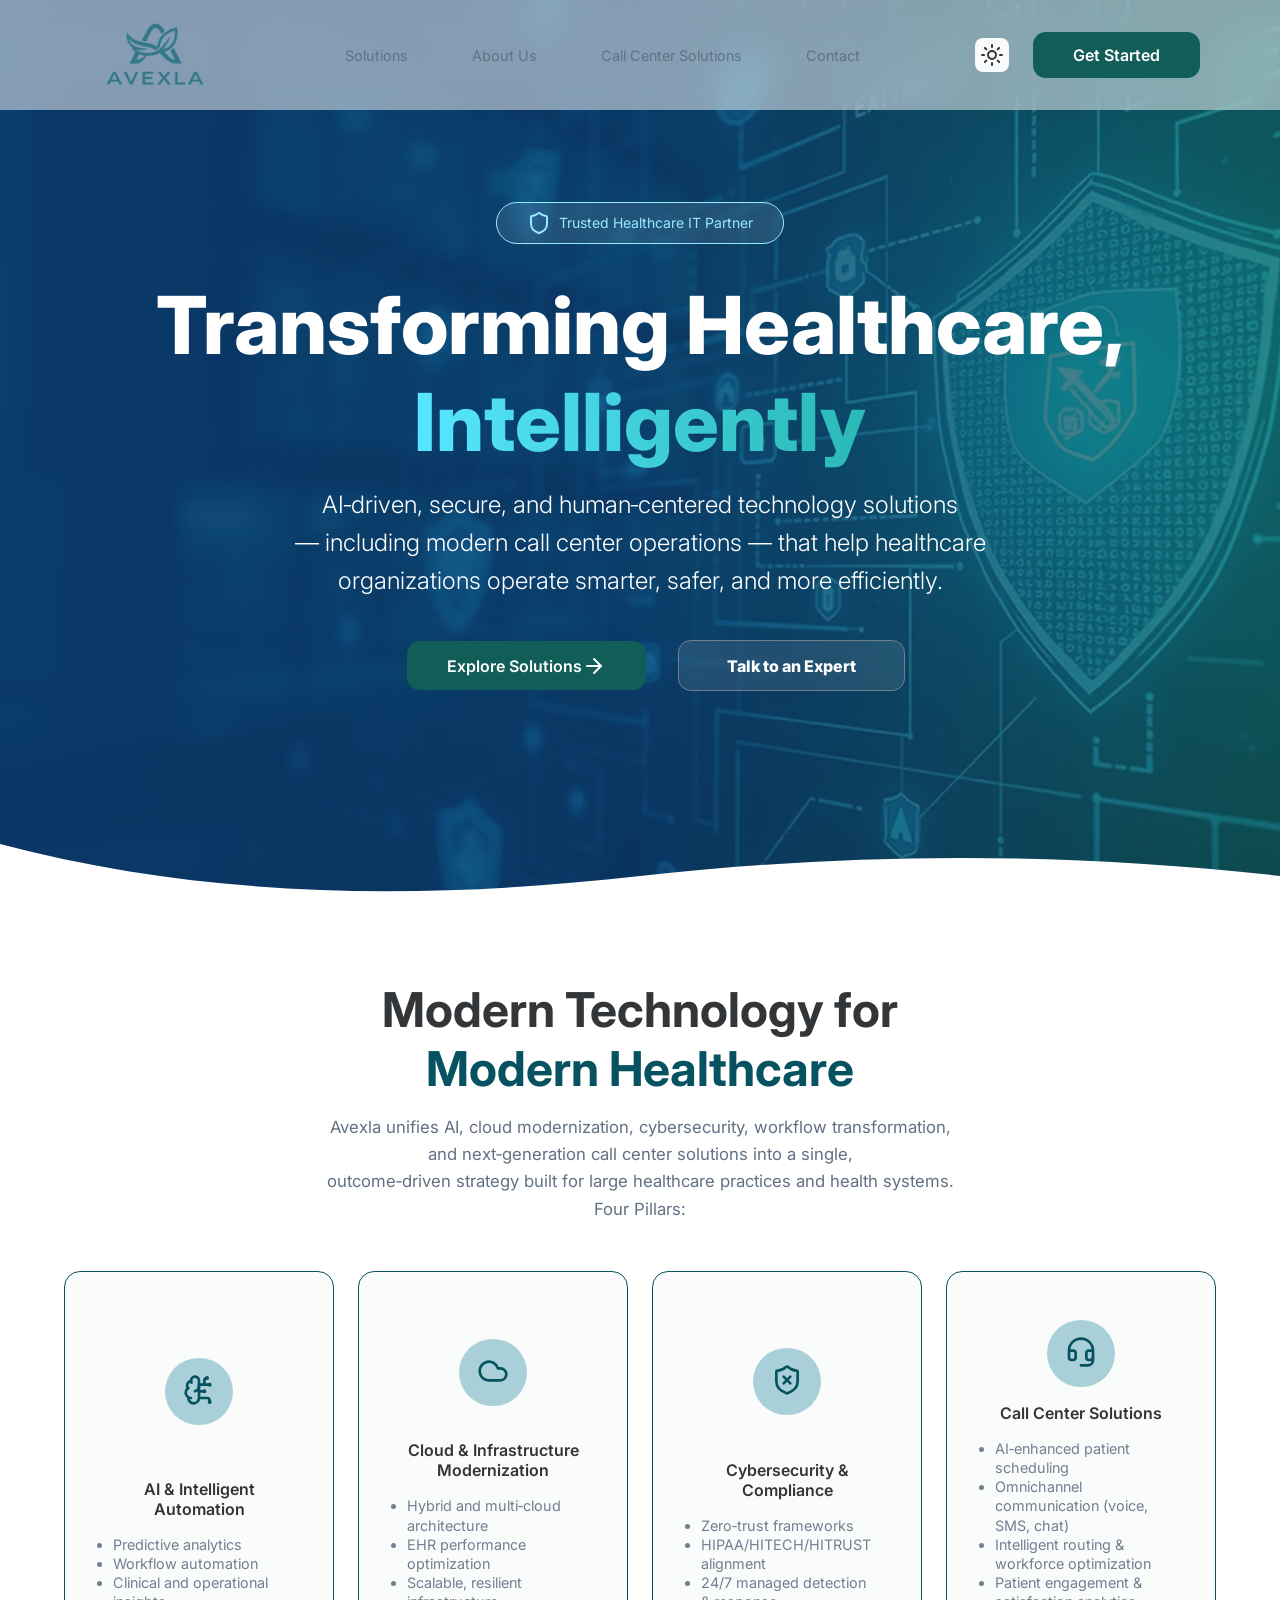
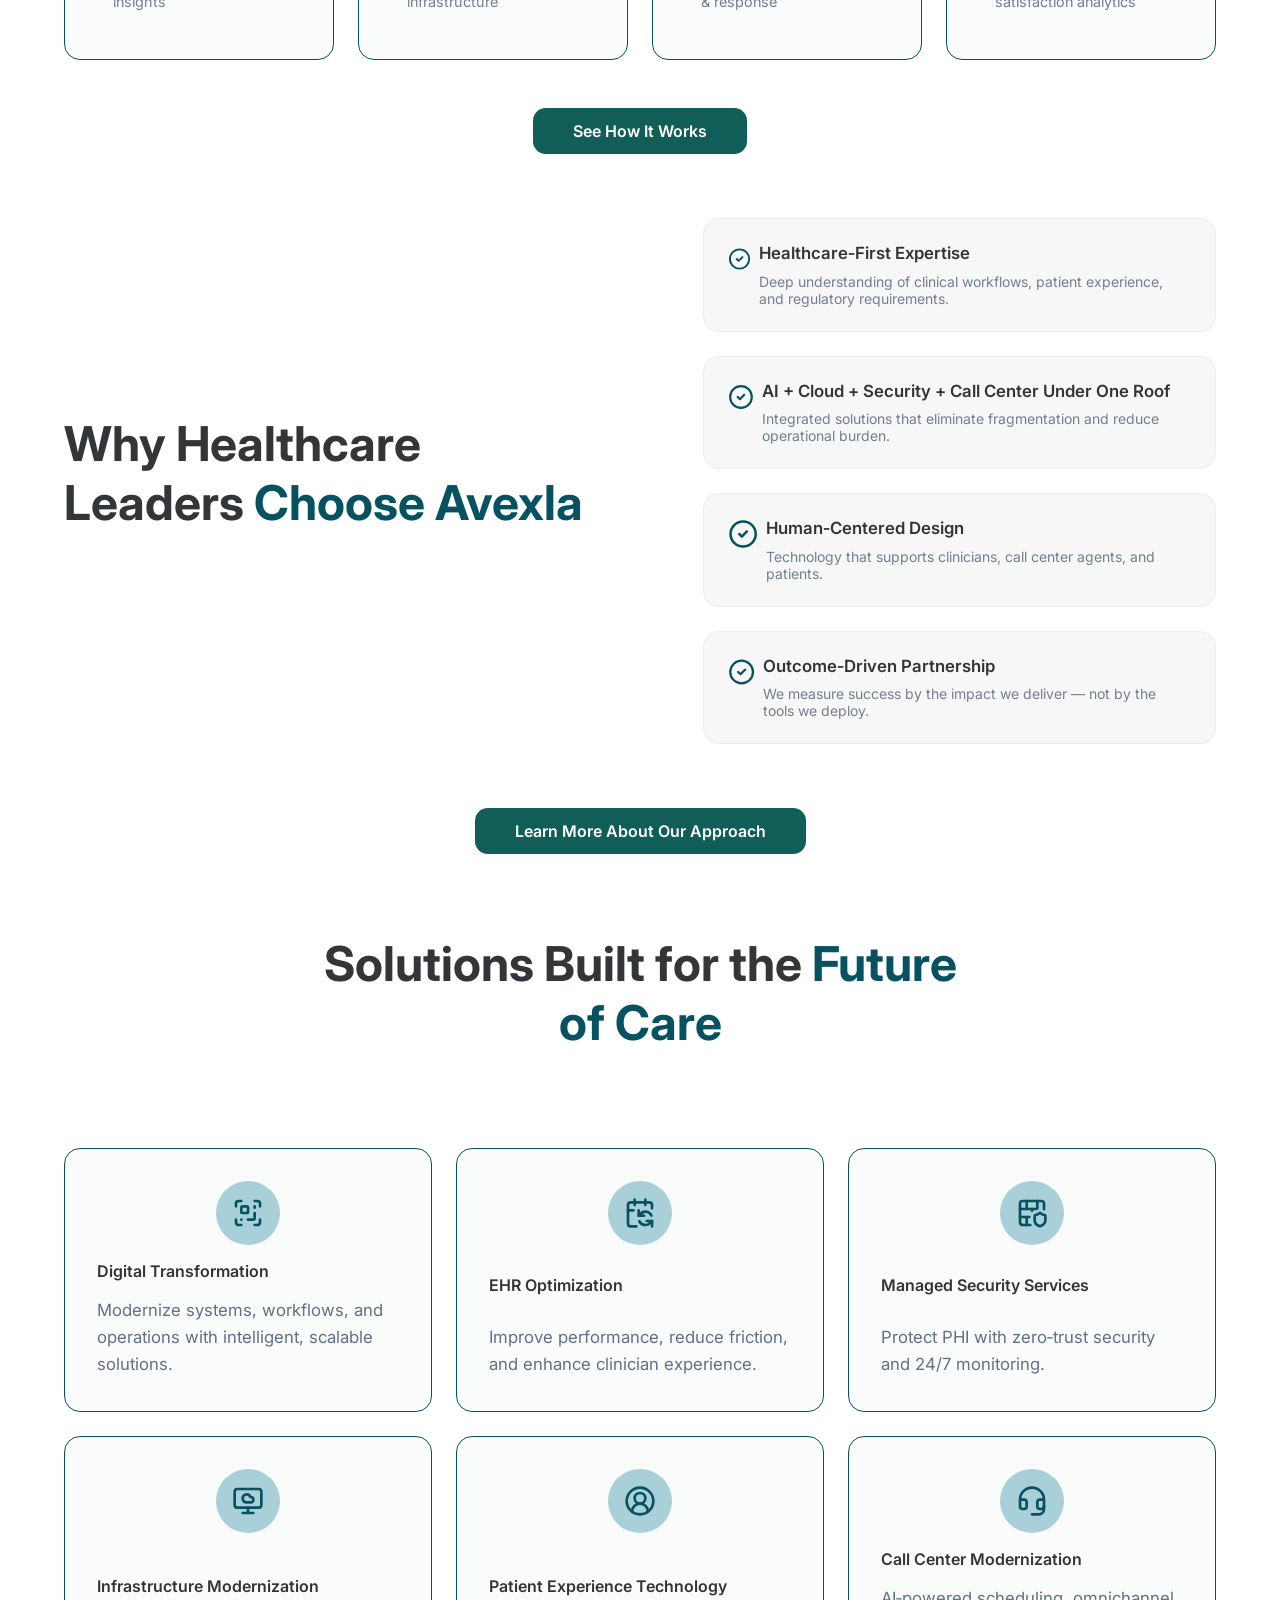
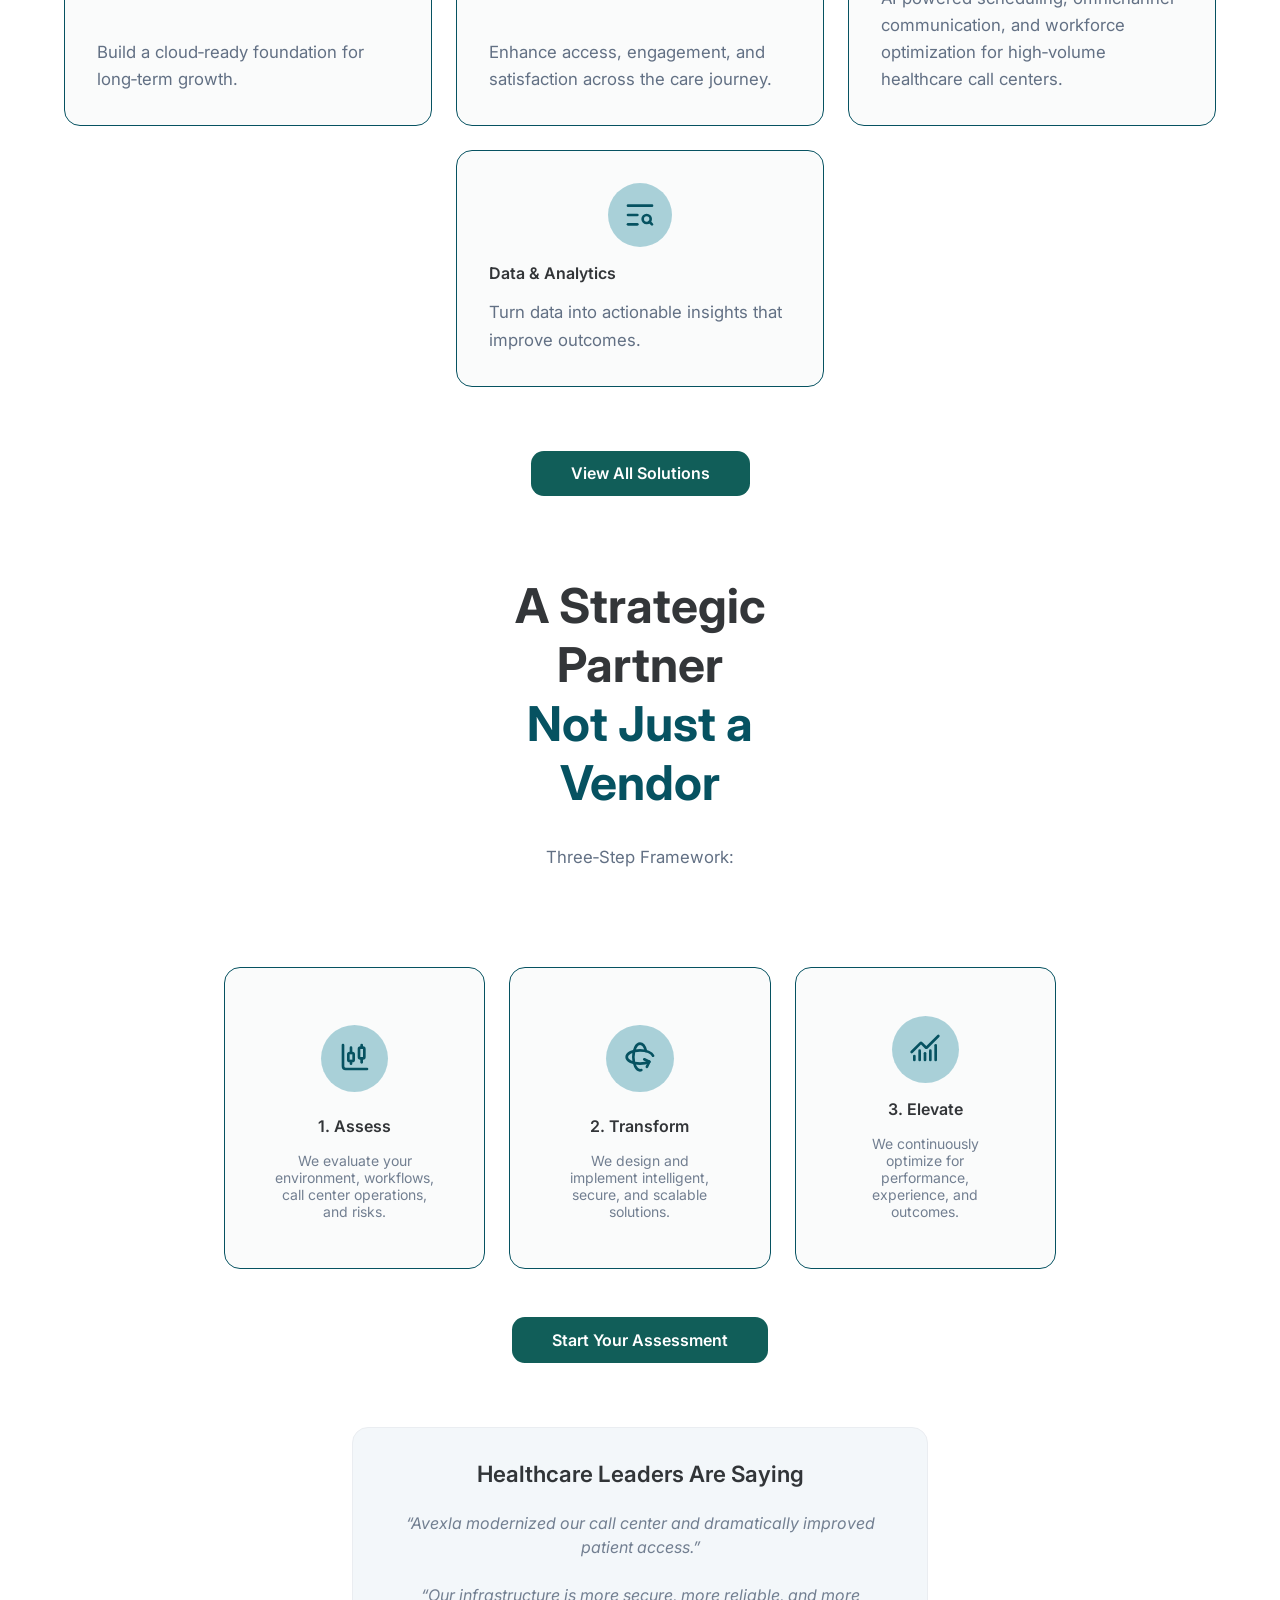
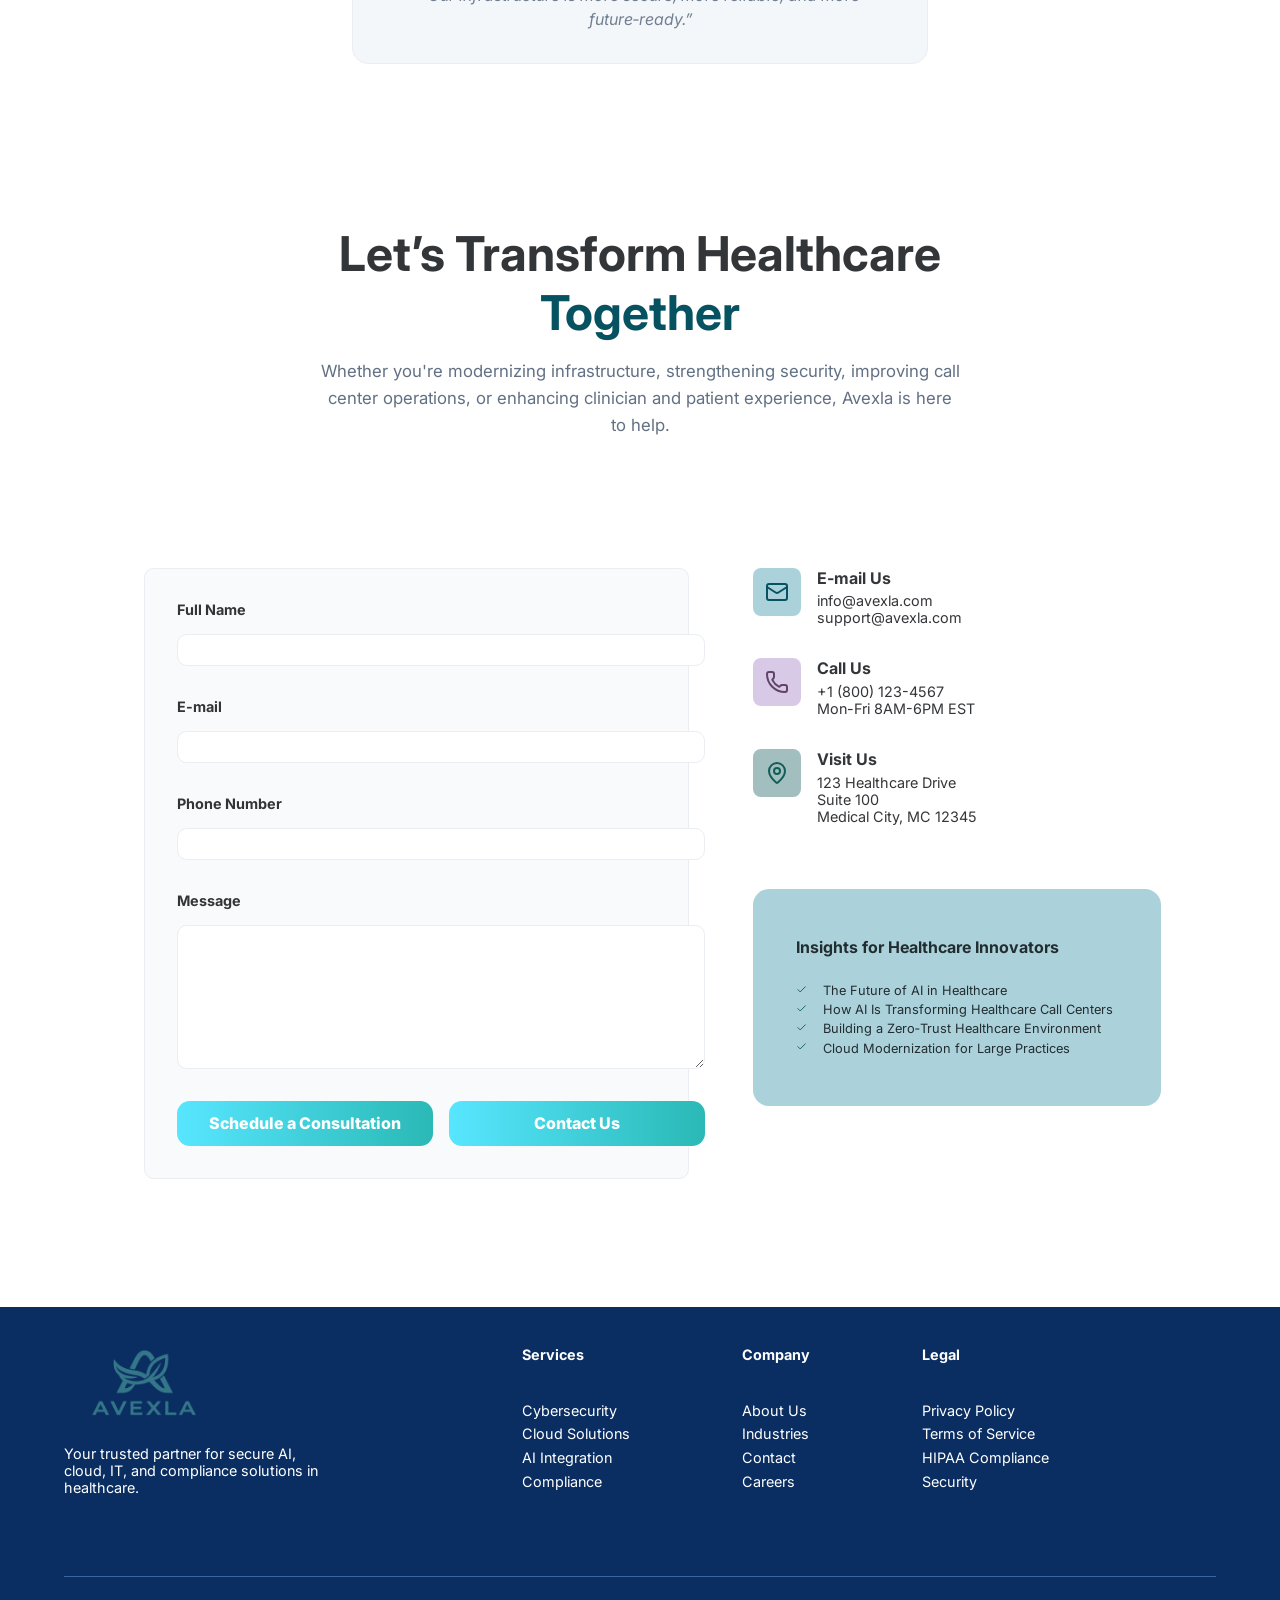
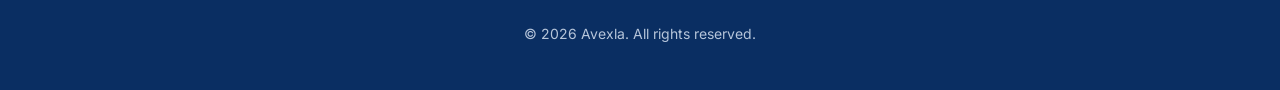
<file: index.html>
<!DOCTYPE html>
<html lang="en">

<head>
    <meta charset="UTF-8">
    <meta name="viewport" content="width=device-width, initial-scale=1.0">
    <link href="https://fonts.googleapis.com/css2?family=Inter:wght@400;500;600;700;800&display=swap" rel="stylesheet">
    <link rel="stylesheet" href="style.css">
    <title>AVEXLA</title>
</head>

<body data-theme="light">
    <header>
        <div id="logo">
            <a href="https://www.avexla.netlify.app"><img
                    src="./assets/LOGO.png" width="150"
                    alt="AVEXLA LOGO"></a>
        </div>

        <nav>
            <ul>
                <li><a href="./solutions.html">Solutions</a></li>
                <li><a href="./about.html">About Us</a></li>
                <li><a href="./callcenter.html">Call Center Solutions</a></li>
                <li><a href="./contact.html">Contact</a></li>
            </ul>
        </nav>
        <div id="mobile-menu" class="mobile-nav">
            <button class="close-menu" id="close-menu">&times;</button>
            <ul>
                <li><a href="./solutions.html">Solutions</a></li>
                <li><a href="./about.html">About Us</a></li>
                <li><a href="./callcenter.html">Call Center Solutions</a></li>
                <li><a href="./contact.html">Contact</a></li>
            </ul>
        </div>
        <div id="nav-buttons">
            <button class="theme-toggle">
                <!-- sun icon -->
                <svg class="icon-sun" xmlns="http://www.w3.org/2000/svg" width="24" height="24" viewBox="0 0 24 24"
                    fill="none" stroke="currentColor" stroke-width="2" stroke-linecap="round" stroke-linejoin="round"
                    class="lucide lucide-sun-icon lucide-sun">
                    <circle cx="12" cy="12" r="4" />
                    <path d="M12 2v2" />
                    <path d="M12 20v2" />
                    <path d="m4.93 4.93 1.41 1.41" />
                    <path d="m17.66 17.66 1.41 1.41" />
                    <path d="M2 12h2" />
                    <path d="M20 12h2" />
                    <path d="m6.34 17.66-1.41 1.41" />
                    <path d="m19.07 4.93-1.41 1.41" />
                </svg>
                <!-- moon icon -->
                <svg class="icon-moon" xmlns="http://www.w3.org/2000/svg" width="24" height="24" viewBox="0 0 24 24"
                    fill="none" stroke="currentColor" stroke-width="2" stroke-linecap="round" stroke-linejoin="round"
                    class="lucide lucide-moon-icon lucide-moon">
                    <path
                        d="M20.985 12.486a9 9 0 1 1-9.473-9.472c.405-.022.617.46.402.803a6 6 0 0 0 8.268 8.268c.344-.215.825-.004.803.401" />l
                </svg>
            <button class="menu-toggle">☰</button>
            </button>
            <button class="primary-button">
                Get Started
            </button>
        </div>
    </header>
    <section id="banner">
        <p class="banner-content credential"> <svg xmlns="http://www.w3.org/2000/svg" width="24px" height="24px"
                viewBox="0 0 24 24" fill="none" stroke="currentColor" stroke-width="2" stroke-linecap="round"
                stroke-linejoin="round" class="lucide lucide-shield-icon lucide-shield">
                <path
                    d="M20 13c0 5-3.5 7.5-7.66 8.95a1 1 0 0 1-.67-.01C7.5 20.5 4 18 4 13V6a1 1 0 0 1 1-1c2 0 4.5-1.2 6.24-2.72a1.17 1.17 0 0 1 1.52 0C14.51 3.81 17 5 19 5a1 1 0 0 1 1 1z" />
            </svg>Trusted Healthcare IT Partner</p>
        <h1 class="banner-content" id="main-title">Transforming Healthcare,<br>
            <span>Intelligently </span>
        </h1>
        <h3 class="banner-content" id="banner-content-text">AI‑driven, secure, and human‑centered technology solutions
            <br>— including modern
            call center operations —
            that help healthcare organizations operate smarter, safer, and more efficiently.</h3>
        <div class="banner-buttons">
            <button class="banner-content" id="schedule-button">Explore Solutions <svg
                    xmlns="http://www.w3.org/2000/svg" width="24" height="24" viewBox="0 0 24 24" fill="none"
                    stroke="currentColor" stroke-width="2" stroke-linecap="round" stroke-linejoin="round"
                    class="lucide lucide-arrow-right-icon lucide-arrow-right">
                    <path d="M5 12h14" />
                    <path d="m12 5 7 7-7 7" />
                </svg></button>
            <button class="banner-content secondary-button">Talk to an Expert</button>
        </div>
        <!-- WAVE -->
        <svg class="banner-wave" viewBox="0 0 1440 120" preserveAspectRatio="none">
            <path d="M0,64 C240,120 480,120 720,96 960,72 1200,72 1440,96 L1440,120 L0,120 Z" fill="#ffffff" />
        </svg>
    </section>
    <main>
        <section class="text-container" id="about">
            <h2>Modern Technology for<br><span>Modern Healthcare</span></h2>
            <p>Avexla unifies AI, cloud modernization, cybersecurity, workflow transformation, <br>and next‑generation
                call
                center solutions into a single, <br>outcome‑driven strategy built for large healthcare practices and
                health systems.<br>
                Four Pillars:</p>
        </section>
        <section class="cards-container">
            <div class="card">
                <div class="icon-container">
                    <svg class="blue-icon" xmlns="http://www.w3.org/2000/svg" width="24" height="24" viewBox="0 0 24 24"
                        fill="none" stroke="currentColor" stroke-width="2" stroke-linecap="round"
                        stroke-linejoin="round" class="lucide lucide-brain-circuit-icon lucide-brain-circuit">
                        <path
                            d="M12 5a3 3 0 1 0-5.997.125 4 4 0 0 0-2.526 5.77 4 4 0 0 0 .556 6.588A4 4 0 1 0 12 18Z" />
                        <path d="M9 13a4.5 4.5 0 0 0 3-4" />
                        <path d="M6.003 5.125A3 3 0 0 0 6.401 6.5" />
                        <path d="M3.477 10.896a4 4 0 0 1 .585-.396" />
                        <path d="M6 18a4 4 0 0 1-1.967-.516" />
                        <path d="M12 13h4" />
                        <path d="M12 18h6a2 2 0 0 1 2 2v1" />
                        <path d="M12 8h8" />
                        <path d="M16 8V5a2 2 0 0 1 2-2" />
                        <circle cx="16" cy="13" r=".5" />
                        <circle cx="18" cy="3" r=".5" />
                        <circle cx="20" cy="21" r=".5" />
                        <circle cx="20" cy="8" r=".5" />
                    </svg>
                </div>
                <h5>AI & Intelligent <br>Automation</h5>
                <ul>
                    <li>Predictive analytics</li>
                    <li>Workflow automation</li>
                    <li>Clinical and operational insights</li>
                </ul>
            </div>
            <div class="card">
                <div class="icon-container">
                    <svg class="blue-icon" xmlns="http://www.w3.org/2000/svg" width="24" height="24" viewBox="0 0 24 24"
                        fill="none" stroke="currentColor" stroke-width="2" stroke-linecap="round"
                        stroke-linejoin="round" class="lucide lucide-cloud-icon lucide-cloud">
                        <path d="M17.5 19H9a7 7 0 1 1 6.71-9h1.79a4.5 4.5 0 1 1 0 9Z" />
                    </svg>
                </div>
                <h5>Cloud & Infrastructure Modernization</h5>
                <ul>
                    <li>Hybrid and multi‑cloud architecture</li>
                    <li>EHR performance optimization</li>
                    <li>Scalable, resilient infrastructure</li>
                </ul>
            </div>
            <div class="card">
                <div class="icon-container">
                    <svg class="blue-icon" xmlns="http://www.w3.org/2000/svg" width="24" height="24" viewBox="0 0 24 24"
                        fill="none" stroke="currentColor" stroke-width="2" stroke-linecap="round"
                        stroke-linejoin="round" class="lucide lucide-shield-x-icon lucide-shield-x">
                        <path
                            d="M20 13c0 5-3.5 7.5-7.66 8.95a1 1 0 0 1-.67-.01C7.5 20.5 4 18 4 13V6a1 1 0 0 1 1-1c2 0 4.5-1.2 6.24-2.72a1.17 1.17 0 0 1 1.52 0C14.51 3.81 17 5 19 5a1 1 0 0 1 1 1z" />
                        <path d="m14.5 9.5-5 5" />
                        <path d="m9.5 9.5 5 5" />
                    </svg>
                </div>
                <h5>Cybersecurity & Compliance</h5>
                <ul>
                    <li>Zero‑trust frameworks</li>
                    <li>HIPAA/HITECH/HITRUST alignment</li>
                    <li>24/7 managed detection & response</li>
                </ul>
            </div>
            <div class="card">
                <div class="icon-container">
                    <svg class="blue-icon" xmlns="http://www.w3.org/2000/svg" width="24" height="24" viewBox="0 0 24 24"
                        fill="none" stroke="currentColor" stroke-width="2" stroke-linecap="round"
                        stroke-linejoin="round" class="lucide lucide-headset-icon lucide-headset">
                        <path
                            d="M3 11h3a2 2 0 0 1 2 2v3a2 2 0 0 1-2 2H5a2 2 0 0 1-2-2v-5Zm0 0a9 9 0 1 1 18 0m0 0v5a2 2 0 0 1-2 2h-1a2 2 0 0 1-2-2v-3a2 2 0 0 1 2-2h3Z" />
                        <path d="M21 16v2a4 4 0 0 1-4 4h-5" />
                    </svg>
                </div>
                <h5>Call Center Solutions</h5>
                <ul>
                    <li>AI‑enhanced patient scheduling</li>
                    <li>Omnichannel communication (voice, SMS, chat)</li>
                    <li>Intelligent routing & workforce optimization</li>
                    <li>Patient engagement & satisfaction analytics</li>
                </ul>
            </div>
        </section>
        <div>
            <button class="primary-button">See How It Works</button>
        </div>
        <section class="reasons-why">
            <div id="why">
                <h2>Why Healthcare Leaders <span>Choose Avexla</span></h2>
            </div>
            <div id="reasons">
                <ul>
                    <div class="list">
                        <svg class="reasons-icon" xmlns="http://www.w3.org/2000/svg" width="24" height="24"
                            viewBox="0 0 24 24" fill="none" stroke="currentColor" stroke-width="2"
                            stroke-linecap="round" stroke-linejoin="round"
                            class="lucide lucide-circle-check-icon lucide-circle-check">
                            <circle cx="12" cy="12" r="10" />
                            <path d="m9 12 2 2 4-4" />
                        </svg>
                        <li>
                            <h6>Healthcare‑First Expertise</h6>
                            <p>Deep understanding of clinical workflows, patient experience, and regulatory
                                requirements.</p>
                        </li>
                    </div>
                    <div class="list">
                        <svg class="reasons-icon" xmlns="http://www.w3.org/2000/svg" width="24" height="24"
                            viewBox="0 0 24 24" fill="none" stroke="currentColor" stroke-width="2"
                            stroke-linecap="round" stroke-linejoin="round"
                            class="lucide lucide-circle-check-icon lucide-circle-check">
                            <circle cx="12" cy="12" r="10" />
                            <path d="m9 12 2 2 4-4" />
                        </svg>
                        <li>
                            <h6>AI + Cloud + Security + Call Center Under One Roof</h6>
                            <p>Integrated solutions that eliminate fragmentation and reduce operational burden.</p>
                        </li>
                    </div>
                    <div class="list">
                        <svg class="reasons-icon" xmlns="http://www.w3.org/2000/svg" width="24" height="24"
                            viewBox="0 0 24 24" fill="none" stroke="currentColor" stroke-width="2"
                            stroke-linecap="round" stroke-linejoin="round"
                            class="lucide lucide-circle-check-icon lucide-circle-check">
                            <circle cx="12" cy="12" r="10" />
                            <path d="m9 12 2 2 4-4" />
                        </svg>
                        <li>
                            <h6>Human‑Centered Design</h6>
                            <p>Technology that supports clinicians, call center agents, and patients.</p>
                        </li>
                    </div>
                    <div class="list">
                        <svg class="reasons-icon" xmlns="http://www.w3.org/2000/svg" width="24" height="24"
                            viewBox="0 0 24 24" fill="none" stroke="currentColor" stroke-width="2"
                            stroke-linecap="round" stroke-linejoin="round"
                            class="lucide lucide-circle-check-icon lucide-circle-check">
                            <circle cx="12" cy="12" r="10" />
                            <path d="m9 12 2 2 4-4" />
                        </svg>
                        <li>
                            <h6>Outcome‑Driven Partnership</h6>
                            <p>We measure success by the impact we deliver — not by the tools we deploy.</p>
                        </li>
                    </div>
                </ul>
            </div>
        </section>
        <div>
            <button class="primary-button">Learn More About Our Approach</button>
        </div>
        <section id="solutions">
            <div class="text-container">
                <h2>Solutions Built for the <span>Future of Care</span></h2>
                <!-- <p>Vendor-agnostic services tailored to maximize your healthcare organization's IT capabilities</p> -->
            </div>
            <div class="cards2-container">
                <div class="card2">
                    <div class="icon-container-start-alignment">
                        <svg class="blue-icon" xmlns="http://www.w3.org/2000/svg" width="24" height="24"
                            viewBox="0 0 24 24" fill="none" stroke="currentColor" stroke-width="2"
                            stroke-linecap="round" stroke-linejoin="round"
                            class="lucide lucide-scan-qr-code-icon lucide-scan-qr-code">
                            <path d="M17 12v4a1 1 0 0 1-1 1h-4" />
                            <path d="M17 3h2a2 2 0 0 1 2 2v2" />
                            <path d="M17 8V7" />
                            <path d="M21 17v2a2 2 0 0 1-2 2h-2" />
                            <path d="M3 7V5a2 2 0 0 1 2-2h2" />
                            <path d="M7 17h.01" />
                            <path d="M7 21H5a2 2 0 0 1-2-2v-2" />
                            <rect x="7" y="7" width="5" height="5" rx="1" />
                        </svg>
                    </div>
                    <h5>Digital Transformation</h5>
                    <p>Modernize systems, workflows, and operations with intelligent, scalable solutions.</p>
                </div>
                <div class="card2">
                    <div class="icon-container-start-alignment">
                        <svg class="blue-icon" xmlns="http://www.w3.org/2000/svg" width="24" height="24"
                            viewBox="0 0 24 24" fill="none" stroke="currentColor" stroke-width="2"
                            stroke-linecap="round" stroke-linejoin="round"
                            class="lucide lucide-calendar-sync-icon lucide-calendar-sync">
                            <path d="M11 10v4h4" />
                            <path d="m11 14 1.535-1.605a5 5 0 0 1 8 1.5" />
                            <path d="M16 2v4" />
                            <path d="m21 18-1.535 1.605a5 5 0 0 1-8-1.5" />
                            <path d="M21 22v-4h-4" />
                            <path d="M21 8.5V6a2 2 0 0 0-2-2H5a2 2 0 0 0-2 2v14a2 2 0 0 0 2 2h4.3" />
                            <path d="M3 10h4" />
                            <path d="M8 2v4" />
                        </svg>
                    </div>
                    <h5>EHR Optimization</h5>
                    <p>Improve performance, reduce friction, and enhance clinician experience.</p>
                </div>
                <div class="card2">
                    <div class="icon-container-start-alignment">
                        <svg class="blue-icon" xmlns="http://www.w3.org/2000/svg" width="24" height="24"
                            viewBox="0 0 24 24" fill="none" stroke="currentColor" stroke-width="2"
                            stroke-linecap="round" stroke-linejoin="round"
                            class="lucide lucide-brick-wall-shield-icon lucide-brick-wall-shield">
                            <path d="M12 9v1.258" />
                            <path d="M16 3v5.46" />
                            <path d="M21 9.118V5a2 2 0 0 0-2-2H5a2 2 0 0 0-2 2v14a2 2 0 0 0 2 2h5.75" />
                            <path
                                d="M22 17.5c0 2.499-1.75 3.749-3.83 4.474a.5.5 0 0 1-.335-.005c-2.085-.72-3.835-1.97-3.835-4.47V14a.5.5 0 0 1 .5-.499c1 0 2.25-.6 3.12-1.36a.6.6 0 0 1 .76-.001c.875.765 2.12 1.36 3.12 1.36a.5.5 0 0 1 .5.5z" />
                            <path d="M3 15h7" />
                            <path d="M3 9h12.142" />
                            <path d="M8 15v6" />
                            <path d="M8 3v6" />
                        </svg>
                    </div>
                    <h5>Managed Security Services</h5>
                    <p>Protect PHI with zero‑trust security and 24/7 monitoring.</p>
                </div>
                <div class="card2">
                    <div class="icon-container-start-alignment">
                        <svg class="blue-icon" xmlns="http://www.w3.org/2000/svg" width="24" height="24"
                            viewBox="0 0 24 24" fill="none" stroke="currentColor" stroke-width="2"
                            stroke-linecap="round" stroke-linejoin="round"
                            class="lucide lucide-monitor-cloud-icon lucide-monitor-cloud">
                            <path d="M11 13a3 3 0 1 1 2.83-4H14a2 2 0 0 1 0 4z" />
                            <path d="M12 17v4" />
                            <path d="M8 21h8" />
                            <rect x="2" y="3" width="20" height="14" rx="2" />
                        </svg>
                    </div>
                    <h5>Infrastructure Modernization</h5>
                    <p>Build a cloud‑ready foundation for long‑term growth.</p>
                </div>
                <div class="card2">
                    <div class="icon-container-start-alignment">
                        <svg class="blue-icon" xmlns="http://www.w3.org/2000/svg" width="24" height="24"
                            viewBox="0 0 24 24" fill="none" stroke="currentColor" stroke-width="2"
                            stroke-linecap="round" stroke-linejoin="round"
                            class="lucide lucide-circle-user-round-icon lucide-circle-user-round">
                            <path d="M18 20a6 6 0 0 0-12 0" />
                            <circle cx="12" cy="10" r="4" />
                            <circle cx="12" cy="12" r="10" />
                        </svg>
                    </div>
                    <h5>Patient Experience Technology</h5>
                    <p>Enhance access, engagement, and satisfaction across the care journey.</p>
                </div>
                <div class="card2">
                    <div class="icon-container-start-alignment">
                        <svg class="blue-icon" xmlns="http://www.w3.org/2000/svg" width="24" height="24"
                            viewBox="0 0 24 24" fill="none" stroke="currentColor" stroke-width="2"
                            stroke-linecap="round" stroke-linejoin="round"
                            class="lucide lucide-headset-icon lucide-headset">
                            <path
                                d="M3 11h3a2 2 0 0 1 2 2v3a2 2 0 0 1-2 2H5a2 2 0 0 1-2-2v-5Zm0 0a9 9 0 1 1 18 0m0 0v5a2 2 0 0 1-2 2h-1a2 2 0 0 1-2-2v-3a2 2 0 0 1 2-2h3Z" />
                            <path d="M21 16v2a4 4 0 0 1-4 4h-5" />
                        </svg>
                    </div>
                    <h5>Call Center Modernization</h5>
                    <p>AI‑powered scheduling, omnichannel communication, and workforce optimization for high‑volume
                        healthcare call centers.</p>
                </div>
                <div class="card2">
                    <div class="icon-container-start-alignment">
                        <svg class="blue-icon" xmlns="http://www.w3.org/2000/svg" width="24" height="24"
                            viewBox="0 0 24 24" fill="none" stroke="currentColor" stroke-width="2"
                            stroke-linecap="round" stroke-linejoin="round"
                            class="lucide lucide-text-search-icon lucide-text-search">
                            <path d="M21 5H3" />
                            <path d="M10 12H3" />
                            <path d="M10 19H3" />
                            <circle cx="17" cy="15" r="3" />
                            <path d="m21 19-1.9-1.9" />
                        </svg>
                    </div>
                    <h5>Data & Analytics</h5>
                    <p>Turn data into actionable insights that improve outcomes.</p>
                </div>
            </div>
            <button class="primary-button">View All Solutions</button>
        </section>
        <section class="text-container" id="focus">
            <h2>A Strategic Partner <span>Not Just a Vendor</span></h2>
            <p>Three‑Step Framework:</p>
        </section>
        <section class="cards3-container">
            <div class="card">
                <div class="blue-icon-container">
                    <svg class="blue-icon" xmlns="http://www.w3.org/2000/svg" width="24" height="24" viewBox="0 0 24 24"
                        fill="none" stroke="currentColor" stroke-width="2" stroke-linecap="round"
                        stroke-linejoin="round" class="lucide lucide-chart-candlestick-icon lucide-chart-candlestick">
                        <path d="M9 5v4" />
                        <rect width="4" height="6" x="7" y="9" rx="1" />
                        <path d="M9 15v2" />
                        <path d="M17 3v2" />
                        <rect width="4" height="8" x="15" y="5" rx="1" />
                        <path d="M17 13v3" />
                        <path d="M3 3v16a2 2 0 0 0 2 2h16" />
                    </svg>
                </div>
                <h5>1. Assess</h5>
                <p>We evaluate your environment, workflows, call center operations, and risks.</p>
            </div>
            <div class="card">
                <div class="blue-icon-container">
                    <svg class="blue-icon" xmlns="http://www.w3.org/2000/svg" width="24" height="24" viewBox="0 0 24 24"
                        fill="none" stroke="currentColor" stroke-width="2" stroke-linecap="round"
                        stroke-linejoin="round" class="lucide lucide-rotate3d-icon lucide-rotate-3d">
                        <path
                            d="M16.466 7.5C15.643 4.237 13.952 2 12 2 9.239 2 7 6.477 7 12s2.239 10 5 10c.342 0 .677-.069 1-.2" />
                        <path d="m15.194 13.707 3.814 1.86-1.86 3.814" />
                        <path
                            d="M19 15.57c-1.804.885-4.274 1.43-7 1.43-5.523 0-10-2.239-10-5s4.477-5 10-5c4.838 0 8.873 1.718 9.8 4" />
                    </svg>
                </div>
                <h5>2. Transform</h5>
                <p>We design and implement intelligent, secure, and scalable solutions.</p>
            </div>
            <div class="card">
                <div class="blue-icon-container">
                    <svg class="blue-icon" xmlns="http://www.w3.org/2000/svg" width="24" height="24" viewBox="0 0 24 24"
                        fill="none" stroke="currentColor" stroke-width="2" stroke-linecap="round"
                        stroke-linejoin="round"
                        class="lucide lucide-chart-no-axes-combined-icon lucide-chart-no-axes-combined">
                        <path d="M12 16v5" />
                        <path d="M16 14v7" />
                        <path d="M20 10v11" />
                        <path d="m22 3-8.646 8.646a.5.5 0 0 1-.708 0L9.354 8.354a.5.5 0 0 0-.707 0L2 15" />
                        <path d="M4 18v3" />
                        <path d="M8 14v7" />
                    </svg>
                </div>
                <h5>3. Elevate</h5>
                <p>We continuously optimize for performance, experience, and outcomes.</p>
            </div>
        </section>
        <button class="primary-button">Start Your Assessment</button>
        <section class="testimonials">
            <div>
                <h4>Healthcare Leaders Are Saying</h4>
                <p><em>“Avexla modernized our call center and dramatically improved patient access.”</em></p>
                <p><em>“Our infrastructure is more secure, more reliable, and more future‑ready.”</em></p>
            </div>
        </section>
        <section class="form-title">
            <div>
                <h2>Let’s Transform Healthcare <span>Together</span></h2>
                <p>Whether you're modernizing infrastructure, strengthening security, improving call center operations,
                    or enhancing clinician and patient experience, Avexla is here to help.</p>
            </div>
        </section>
        <section class="form-area">
            <section class="form-container">
                <form action="/submit-page" method="POST">
                    <div class="input">
                        <label for="name">Full Name</label>
                        <input type="text" class="blank" id="name" name="user_name" required>
                    </div>
                    <div class="input">
                        <label for="mail">E-mail</label>
                        <input type="e-mail" class="blank" id="mail" name="user_mail">
                    </div>
                    <div class="input">
                        <label for="phone">Phone Number</label>
                        <input type="tel" class="blank" id="phone-number" name="phone_number" pattern="[0-9]{10,11}"
                            title="Digite um número de telefone válido (apenas números)">
                    </div>
                    <div class="input">
                        <label for="msg">Message</label>
                        <textarea id="msg-blank" name="user_message"></textarea>
                    </div>
                    <div class="form-button">
                        <button type="submit">Schedule a Consultation</button>
                        <button class="secondary-button">Contact Us</button>
                    </div>
                </form>
            </section>
            <aside>
                <ul class="contact">
                    <li>
                        <div id="mail-icon">
                            <svg class="blue-icon" xmlns="http://www.w3.org/2000/svg" width="24" height="24"
                                viewBox="0 0 24 24" fill="none" stroke="currentColor" stroke-width="2"
                                stroke-linecap="round" stroke-linejoin="round"
                                class="lucide lucide-mail-icon lucide-mail">
                                <path d="m22 7-8.991 5.727a2 2 0 0 1-2.009 0L2 7" />
                                <rect x="2" y="4" width="20" height="16" rx="2" />
                            </svg>
                        </div>
                        <div>
                            <h6>E-mail Us</h6>
                            <p>info@avexla.com <br>
                                support@avexla.com</p>
                        </div>
                    </li>
                    <li>
                        <div id="phone-icon">
                            <svg class="purple-icon" xmlns="http://www.w3.org/2000/svg" width="24" height="24"
                                viewBox="0 0 24 24" fill="none" stroke="currentColor" stroke-width="2"
                                stroke-linecap="round" stroke-linejoin="round"
                                class="lucide lucide-phone-icon lucide-phone">
                                <path
                                    d="M13.832 16.568a1 1 0 0 0 1.213-.303l.355-.465A2 2 0 0 1 17 15h3a2 2 0 0 1 2 2v3a2 2 0 0 1-2 2A18 18 0 0 1 2 4a2 2 0 0 1 2-2h3a2 2 0 0 1 2 2v3a2 2 0 0 1-.8 1.6l-.468.351a1 1 0 0 0-.292 1.233 14 14 0 0 0 6.392 6.384" />
                            </svg>
                        </div>
                        <div>
                            <h6>Call Us</h6>
                            <p>+1 (800) 123-4567 <br>
                                Mon-Fri 8AM-6PM EST</p>
                        </div>
                    </li>
                    <li>
                        <div id="pin-icon">
                            <svg class="green-icon" xmlns="http://www.w3.org/2000/svg" width="24" height="24"
                                viewBox="0 0 24 24" fill="none" stroke="currentColor" stroke-width="2"
                                stroke-linecap="round" stroke-linejoin="round"
                                class="lucide lucide-map-pin-icon lucide-map-pin">
                                <path
                                    d="M20 10c0 4.993-5.539 10.193-7.399 11.799a1 1 0 0 1-1.202 0C9.539 20.193 4 14.993 4 10a8 8 0 0 1 16 0" />
                                <circle cx="12" cy="10" r="3" />
                            </svg>
                        </div>
                        <div>
                            <h6>Visit Us</h6>
                            <p>123 Healthcare Drive <br>
                                Suite 100 <br>
                                Medical City, MC 12345</p>
                        </div>
                    </li>
                </ul>
                <div class="partnering">
                    <h5>Insights for Healthcare Innovators</h5>
                    <ul>
                        <li><svg class="green-check" xmlns="http://www.w3.org/2000/svg" width="24" height="24"
                                viewBox="0 0 24 24" fill="none" stroke="currentColor" stroke-width="2"
                                stroke-linecap="round" stroke-linejoin="round"
                                class="lucide lucide-check-icon lucide-check">
                                <path d="M20 6 9 17l-5-5" />
                            </svg>The Future of AI in Healthcare</li>
                        <li><svg class="green-check" xmlns="http://www.w3.org/2000/svg" width="24" height="24"
                                viewBox="0 0 24 24" fill="none" stroke="currentColor" stroke-width="2"
                                stroke-linecap="round" stroke-linejoin="round"
                                class="lucide lucide-check-icon lucide-check">
                                <path d="M20 6 9 17l-5-5" />
                            </svg>How AI Is Transforming Healthcare Call Centers</li>
                        <li><svg class="green-check" xmlns="http://www.w3.org/2000/svg" width="24" height="24"
                                viewBox="0 0 24 24" fill="none" stroke="currentColor" stroke-width="2"
                                stroke-linecap="round" stroke-linejoin="round"
                                class="lucide lucide-check-icon lucide-check">
                                <path d="M20 6 9 17l-5-5" />
                            </svg>Building a Zero‑Trust Healthcare Environment</li>
                        <li><svg class="green-check" xmlns="http://www.w3.org/2000/svg" width="24" height="24"
                                viewBox="0 0 24 24" fill="none" stroke="currentColor" stroke-width="2"
                                stroke-linecap="round" stroke-linejoin="round"
                                class="lucide lucide-check-icon lucide-check">
                                <path d="M20 6 9 17l-5-5" />
                            </svg>Cloud Modernization for Large Practices</li>
                    </ul>
                </div>
            </aside>
        </section>
    </main>
    <footer>
        <div class="links">
            <div class="logo-area">
                <img class="white-logo"
                    src="./assets/LOGO.png" alt="ITSN Logo">
                <p>Your trusted partner for secure AI, cloud, IT, and compliance solutions in healthcare.</p>
            </div>
            <ul class="links-list">
                <li><a href="./solutions.html"><b>Services</b></a></li>
                <li><a href="#cybersecurity">Cybersecurity</a></li>
                <li><a href="#cloud">Cloud Solutions</a></li>
                <li><a href="#ai">AI Integration</a></li>
                <li><a href="">Compliance</a></li>
            </ul>
            <ul class="links-list">
                <li><a href=""><b>Company</b></a></li>
                <li><a href="">About Us</a></li>
                <li><a href="">Industries</a></li>
                <li><a href="">Contact</a></li>
                <li><a href="">Careers</a></li>
            </ul>
            <ul class="links-list">
                <li><a href=""><b>Legal</b></a></li>
                <li><a href="">Privacy Policy</a></li>
                <li><a href="">Terms of Service</a></li>
                <li><a href="">HIPAA Compliance</a></li>
                <li><a href="">Security</a></li>
            </ul>
        </div>
        <div class="copyright">
            <div class="copyright-inner">
                <p>© 2026 Avexla. All rights reserved.</p>
            </div>
        </div>
    </footer>
    <script src="./avexla.js"></script>
</body>

</html>
</file>
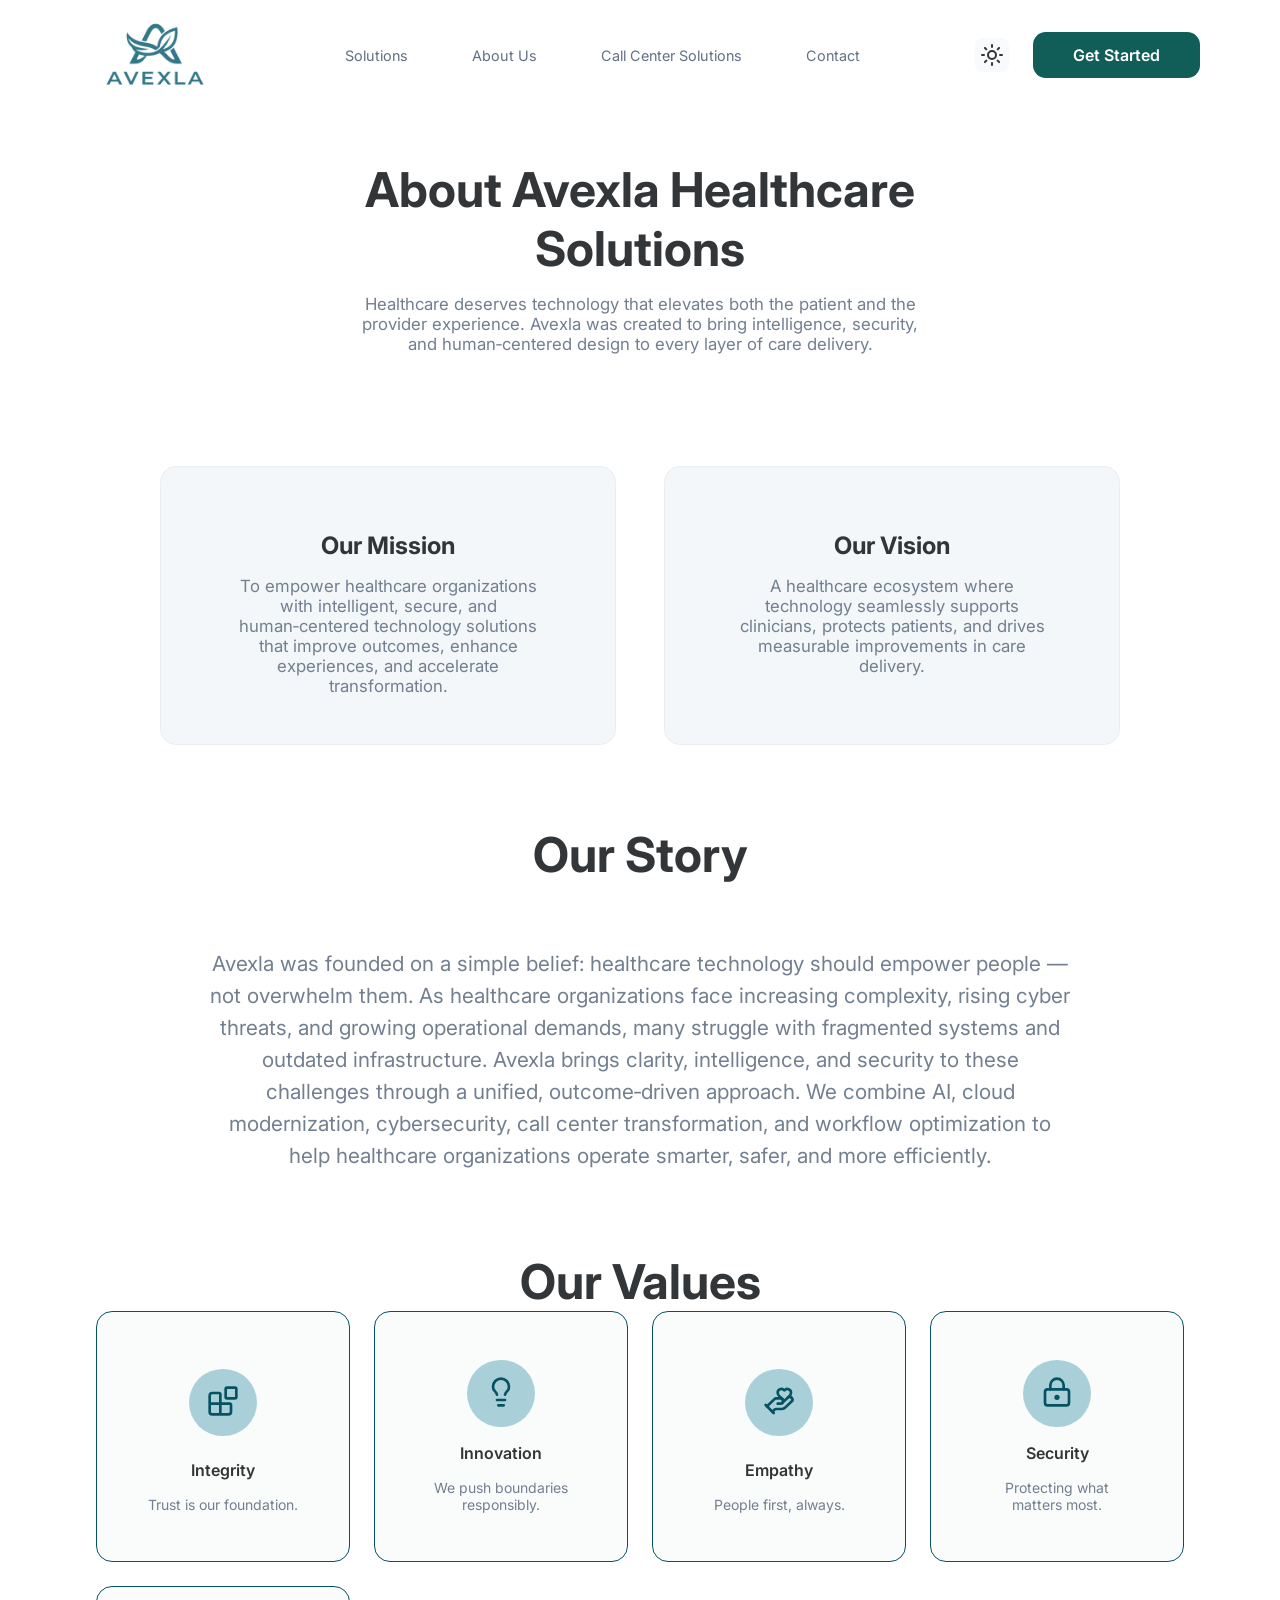
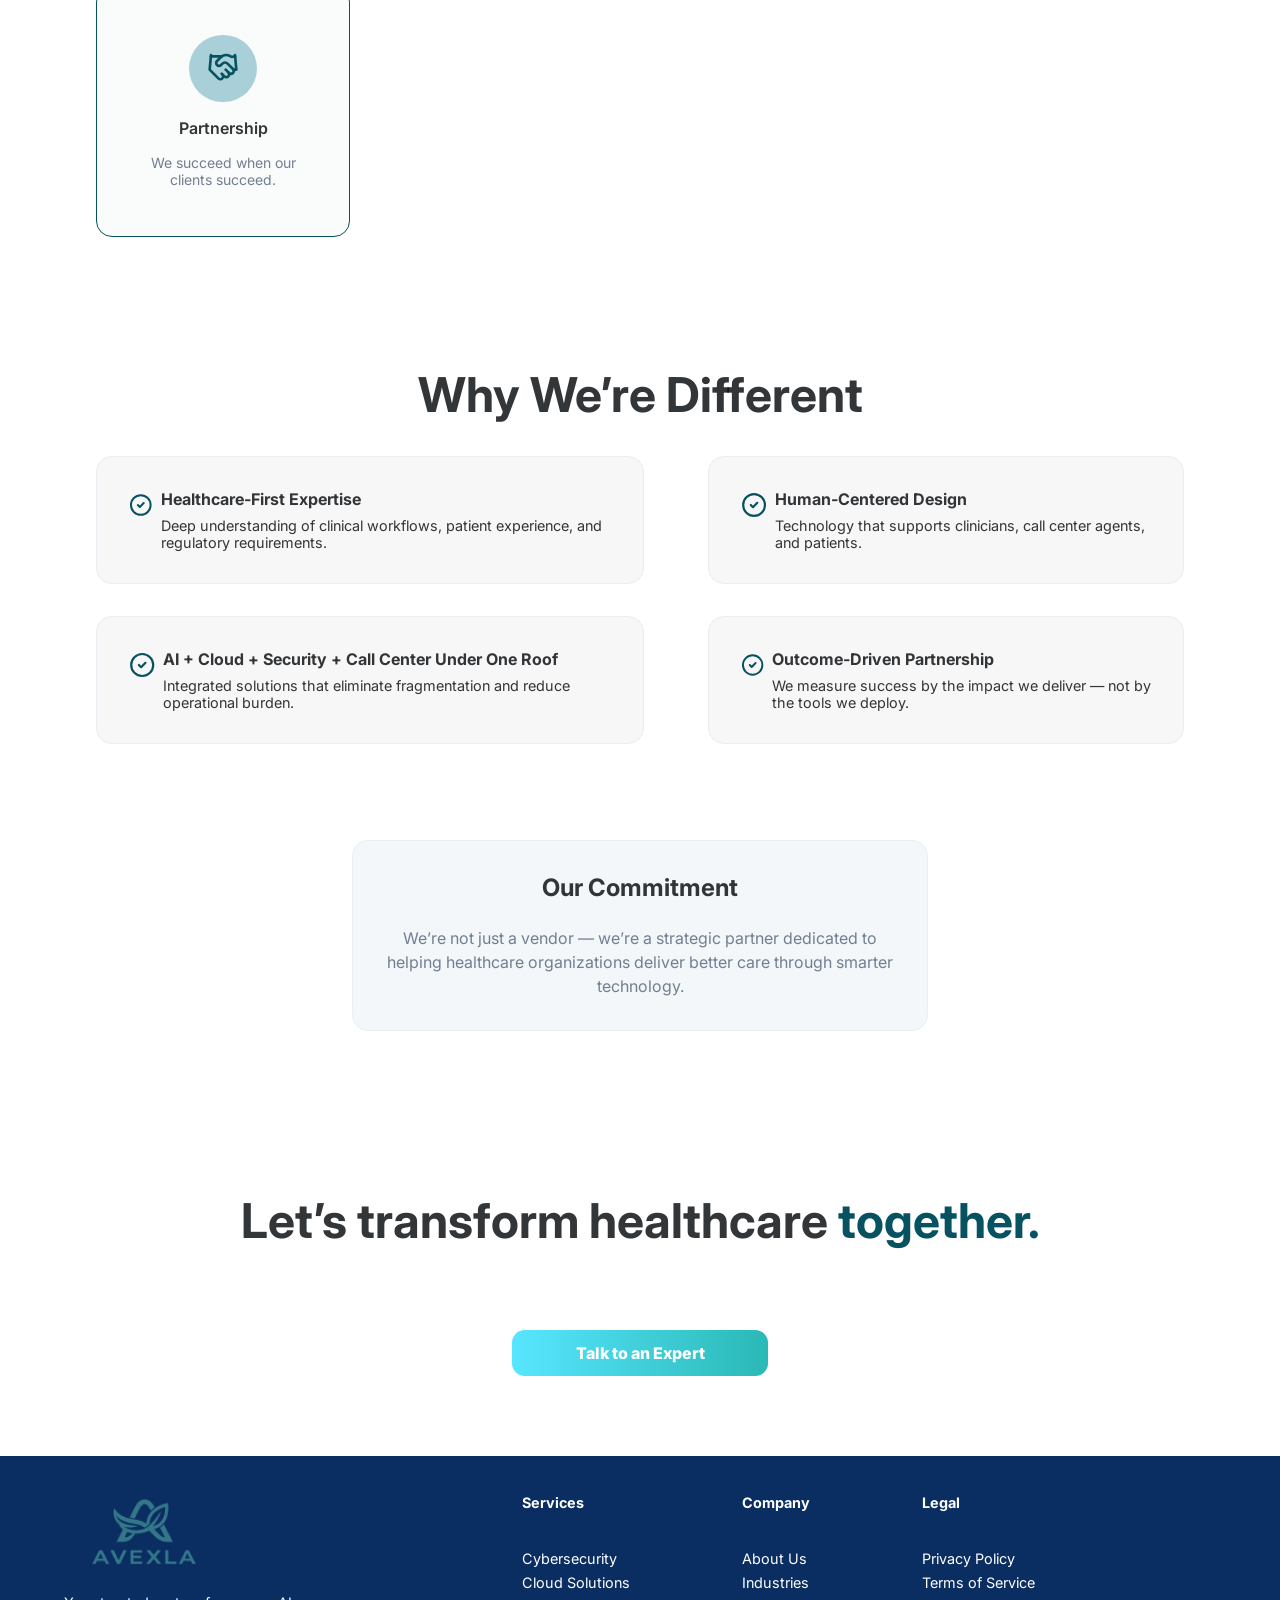
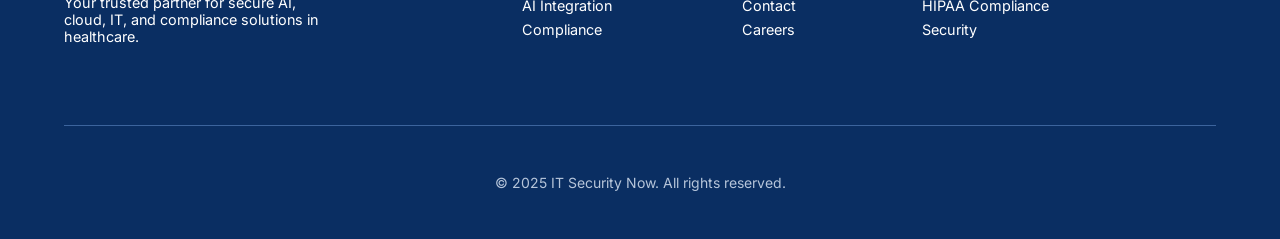
<file: about.html>
<!DOCTYPE html>
<html lang="en">

<head>
    <meta charset="UTF-8">
    <meta name="viewport" content="width=device-width, initial-scale=1.0">
    <link href="https://fonts.googleapis.com/css2?family=Inter:wght@400;500;600;700;800&display=swap" rel="stylesheet">
    <link rel="stylesheet" href="style.css">
    <title>About Us</title>
</head>

<body data-theme="light">
    <header>
        <div id="logo">
          <a href="https://www.avexla.netlify.app"><img
                    src="./assets/LOGO.png" width="150"
                    alt="AVEXLA LOGO"></a>
        </div>

        <nav class="desktop-nav">
            <ul>
                <li><a href="./solutions.html">Solutions</a></li>
                <li><a href="./about.html">About Us</a></li>
                <li><a href="./callcenter.html">Call Center Solutions</a></li>
                <li><a href="./contact.html">Contact</a></li>
            </ul>
        </nav>
        <div id="mobile-menu" class="mobile-nav">
            <button class="close-menu" id="close-menu">&times;</button>
            <ul>
                <li><a href="./solutions.html">Solutions</a></li>
                <li><a href="./about.html">About Us</a></li>
                <li><a href="./callcenter.html">Call Center Solutions</a></li>
                <li><a href="./contact.html">Contact</a></li>
            </ul>
        </div>
        <div id="nav-buttons">
            <button class="theme-toggle">
                <!-- sun icon -->
                <svg class="icon-sun" xmlns="http://www.w3.org/2000/svg" width="24" height="24" viewBox="0 0 24 24"
                    fill="none" stroke="currentColor" stroke-width="2" stroke-linecap="round" stroke-linejoin="round"
                    class="lucide lucide-sun-icon lucide-sun">
                    <circle cx="12" cy="12" r="4" />
                    <path d="M12 2v2" />
                    <path d="M12 20v2" />
                    <path d="m4.93 4.93 1.41 1.41" />
                    <path d="m17.66 17.66 1.41 1.41" />
                    <path d="M2 12h2" />
                    <path d="M20 12h2" />
                    <path d="m6.34 17.66-1.41 1.41" />
                    <path d="m19.07 4.93-1.41 1.41" />
                </svg>
                <!-- moon icon -->
                <svg class="icon-moon" xmlns="http://www.w3.org/2000/svg" width="24" height="24" viewBox="0 0 24 24"
                    fill="none" stroke="currentColor" stroke-width="2" stroke-linecap="round" stroke-linejoin="round"
                    class="lucide lucide-moon-icon lucide-moon">
                    <path
                        d="M20.985 12.486a9 9 0 1 1-9.473-9.472c.405-.022.617.46.402.803a6 6 0 0 0 8.268 8.268c.344-.215.825-.004.803.401" />l
                </svg>
            <button class="menu-toggle">☰</button>
            </button>
            <button class="primary-button">
                Get Started
            </button>
        </div>
    </header>
    <main>
        <section class="text-container">
            <div class="about-us-tab">
                <h2>About Avexla Healthcare Solutions</h2>
                <p>Healthcare deserves technology that elevates both the patient and the provider experience.
                    Avexla was created to bring intelligence, security, and human‑centered design to every layer of care
                    delivery.</p>
            </div>
        </section>
        <section id="mission-container">
            <div class="about-us-tab company-mission">
                <h3>Our Mission</h3>
                <p>To empower healthcare organizations with intelligent, secure, and human‑centered technology solutions
                    that improve outcomes, enhance experiences, and accelerate transformation.</p>
            </div>
            <div class="about-us-tab company-mission">
                <h3>Our Vision</h3>
                <p>A healthcare ecosystem where technology seamlessly supports clinicians, protects patients, and drives
                    measurable improvements in care delivery.</p>
            </div>
        </section>
        <section class="our-story">
            <h2>Our Story</h2>
            <p>Avexla was founded on a simple belief: healthcare technology should empower people — not overwhelm them.
                As healthcare organizations face increasing complexity, rising cyber threats, and growing operational
                demands, many struggle with fragmented systems and outdated infrastructure. Avexla brings clarity,
                intelligence, and security to these challenges through a unified, outcome‑driven approach.
                We combine AI, cloud modernization, cybersecurity, call center transformation, and workflow optimization
                to help healthcare organizations operate smarter, safer, and more efficiently.</p>
        </section>
        <section class="our-story">
            <h2>Our Values</h2>
        </section>
        <section class="about-tab-cards-container">
            <div class="card">
                <div class="icon-container">
                    <svg class="blue-icon" xmlns="http://www.w3.org/2000/svg" width="24" height="24" viewBox="0 0 24 24"
                        fill="none" stroke="currentColor" stroke-width="2" stroke-linecap="round"
                        stroke-linejoin="round" class="lucide lucide-blocks-icon lucide-blocks">
                        <path
                            d="M10 22V7a1 1 0 0 0-1-1H4a2 2 0 0 0-2 2v12a2 2 0 0 0 2 2h12a2 2 0 0 0 2-2v-5a1 1 0 0 0-1-1H2" />
                        <rect x="14" y="2" width="8" height="8" rx="1" />
                    </svg>
                </div>
                <h5>Integrity</h5>
                <p>Trust is our foundation.</p>
            </div>
            <div class="card">
                <div class="icon-container">
                    <svg class="blue-icon" xmlns="http://www.w3.org/2000/svg" width="24" height="24" viewBox="0 0 24 24"
                        fill="none" stroke="currentColor" stroke-width="2" stroke-linecap="round"
                        stroke-linejoin="round" class="lucide lucide-lightbulb-icon lucide-lightbulb">
                        <path
                            d="M15 14c.2-1 .7-1.7 1.5-2.5 1-.9 1.5-2.2 1.5-3.5A6 6 0 0 0 6 8c0 1 .2 2.2 1.5 3.5.7.7 1.3 1.5 1.5 2.5" />
                        <path d="M9 18h6" />
                        <path d="M10 22h4" />
                    </svg>
                </div>
                <h5>Innovation</h5>
                <p>We push boundaries responsibly.</p>
            </div>
            <div class="card">
                <div class="icon-container">
                    <svg class="blue-icon" xmlns="http://www.w3.org/2000/svg" width="24" height="24" viewBox="0 0 24 24"
                        fill="none" stroke="currentColor" stroke-width="2" stroke-linecap="round"
                        stroke-linejoin="round" class="lucide lucide-hand-heart-icon lucide-hand-heart">
                        <path d="M11 14h2a2 2 0 0 0 0-4h-3c-.6 0-1.1.2-1.4.6L3 16" />
                        <path
                            d="m14.45 13.39 5.05-4.694C20.196 8 21 6.85 21 5.75a2.75 2.75 0 0 0-4.797-1.837.276.276 0 0 1-.406 0A2.75 2.75 0 0 0 11 5.75c0 1.2.802 2.248 1.5 2.946L16 11.95" />
                        <path d="m2 15 6 6" />
                        <path d="m7 20 1.6-1.4c.3-.4.8-.6 1.4-.6h4c1.1 0 2.1-.4 2.8-1.2l4.6-4.4a1 1 0 0 0-2.75-2.91" />
                    </svg>
                </div>
                <h5>Empathy</h5>
                <p>People first, always.</p>
            </div>
            <div class="card">
                <div class="icon-container">
                    <svg class="blue-icon" xmlns="http://www.w3.org/2000/svg" width="24" height="24" viewBox="0 0 24 24"
                        fill="none" stroke="currentColor" stroke-width="2" stroke-linecap="round"
                        stroke-linejoin="round" class="lucide lucide-lock-keyhole-icon lucide-lock-keyhole">
                        <circle cx="12" cy="16" r="1" />
                        <rect x="3" y="10" width="18" height="12" rx="2" />
                        <path d="M7 10V7a5 5 0 0 1 10 0v3" />
                    </svg>
                </div>
                <h5>Security</h5>
                <p>Protecting what matters most.</p>
            </div>
            <div class="card">
                <div class="icon-container">
                    <svg class="blue-icon" xmlns="http://www.w3.org/2000/svg" width="24" height="24" viewBox="0 0 24 24"
                        fill="none" stroke="currentColor" stroke-width="2" stroke-linecap="round"
                        stroke-linejoin="round" class="lucide lucide-handshake-icon lucide-handshake">
                        <path d="m11 17 2 2a1 1 0 1 0 3-3" />
                        <path
                            d="m14 14 2.5 2.5a1 1 0 1 0 3-3l-3.88-3.88a3 3 0 0 0-4.24 0l-.88.88a1 1 0 1 1-3-3l2.81-2.81a5.79 5.79 0 0 1 7.06-.87l.47.28a2 2 0 0 0 1.42.25L21 4" />
                        <path d="m21 3 1 11h-2" />
                        <path d="M3 3 2 14l6.5 6.5a1 1 0 1 0 3-3" />
                        <path d="M3 4h8" />
                    </svg>
                </div>
                <h5>Partnership</h5>
                <p>We succeed when our clients succeed.</p>
            </div>
        </section>
        <section>
            <h2 class="our-story">Why We’re Different</h2>
            <div class="why-list">
                <ul>
                    <div class="why-list-item">
                        <svg class="reasons-icon" xmlns="http://www.w3.org/2000/svg" width="24" height="24"
                            viewBox="0 0 24 24" fill="none" stroke="currentColor" stroke-width="2"
                            stroke-linecap="round" stroke-linejoin="round"
                            class="lucide lucide-circle-check-icon lucide-circle-check">
                            <circle cx="12" cy="12" r="10" />
                            <path d="m9 12 2 2 4-4" />
                        </svg>
                        <li>
                            <h6>Healthcare‑First Expertise</h6>
                            <p>Deep understanding of clinical workflows, patient experience, and regulatory
                                requirements.</p>
                        </li>
                    </div>
                    <div class="why-list-item">
                        <svg class="reasons-icon" xmlns="http://www.w3.org/2000/svg" width="24" height="24"
                            viewBox="0 0 24 24" fill="none" stroke="currentColor" stroke-width="2"
                            stroke-linecap="round" stroke-linejoin="round"
                            class="lucide lucide-circle-check-icon lucide-circle-check">
                            <circle cx="12" cy="12" r="10" />
                            <path d="m9 12 2 2 4-4" />
                        </svg>
                        <li>
                            <h6>AI + Cloud + Security + Call Center Under One Roof</h6>
                            <p>Integrated solutions that eliminate fragmentation and reduce operational burden.</p>
                        </li>
                    </div>
                </ul>
                <ul>
                    <div class="why-list-item">
                        <svg class="reasons-icon" xmlns="http://www.w3.org/2000/svg" width="24" height="24"
                            viewBox="0 0 24 24" fill="none" stroke="currentColor" stroke-width="2"
                            stroke-linecap="round" stroke-linejoin="round"
                            class="lucide lucide-circle-check-icon lucide-circle-check">
                            <circle cx="12" cy="12" r="10" />
                            <path d="m9 12 2 2 4-4" />
                        </svg>
                        <li>
                            <h6>Human‑Centered Design</h6>
                            <p>Technology that supports clinicians, call center agents, and patients.</p>
                        </li>
                    </div>
                    <div class="why-list-item">
                        <svg class="reasons-icon" xmlns="http://www.w3.org/2000/svg" width="24" height="24"
                            viewBox="0 0 24 24" fill="none" stroke="currentColor" stroke-width="2"
                            stroke-linecap="round" stroke-linejoin="round"
                            class="lucide lucide-circle-check-icon lucide-circle-check">
                            <circle cx="12" cy="12" r="10" />
                            <path d="m9 12 2 2 4-4" />
                        </svg>
                        <li>
                            <h6>Outcome‑Driven Partnership</h6>
                            <p>We measure success by the impact we deliver — not by the tools we deploy.</p>
                        </li>
                    </div>
                </ul>
            </div>
        </section>
        <section class="testimonials">
            <h3>Our Commitment</h3>
            <p>We’re not just a vendor — we’re a strategic partner dedicated to helping healthcare organizations deliver
                better care through smarter technology.</p>
        </section>
        <section class="our-story">
            <h2>Let’s transform healthcare <span>together.</span></h2>
            <a href="./contact.html"><button class="cta-button">Talk to an Expert</button></a>
        </section>
    </main>
    <footer>
        <div class="links">
            <div class="logo-area">
                <img class="white-logo"
                    src="./assets/LOGO.png" alt="Avexla Logo">
                <p>Your trusted partner for secure AI, cloud, IT, and compliance solutions in healthcare.</p>
            </div>
            <ul class="links-list">
                <li><a href=""><b>Services</b></a></li>
                <li><a href="">Cybersecurity</a></li>
                <li><a href="">Cloud Solutions</a></li>
                <li><a href="">AI Integration</a></li>
                <li><a href="">Compliance</a></li>
            </ul>
            <ul class="links-list">
                <li><a href=""><b>Company</b></a></li>
                <li><a href="">About Us</a></li>
                <li><a href="">Industries</a></li>
                <li><a href="">Contact</a></li>
                <li><a href="">Careers</a></li>
            </ul>
            <ul class="links-list">
                <li><a href=""><b>Legal</b></a></li>
                <li><a href="">Privacy Policy</a></li>
                <li><a href="">Terms of Service</a></li>
                <li><a href="">HIPAA Compliance</a></li>
                <li><a href="">Security</a></li>
            </ul>
        </div>
        <div class="copyright">
            <div class="copyright-inner">
                <p>© 2025 IT Security Now. All rights reserved.</p>
            </div>
        </div>
    </footer>
    <script src="avexla.js"></script>
</body>

</html>
</file>
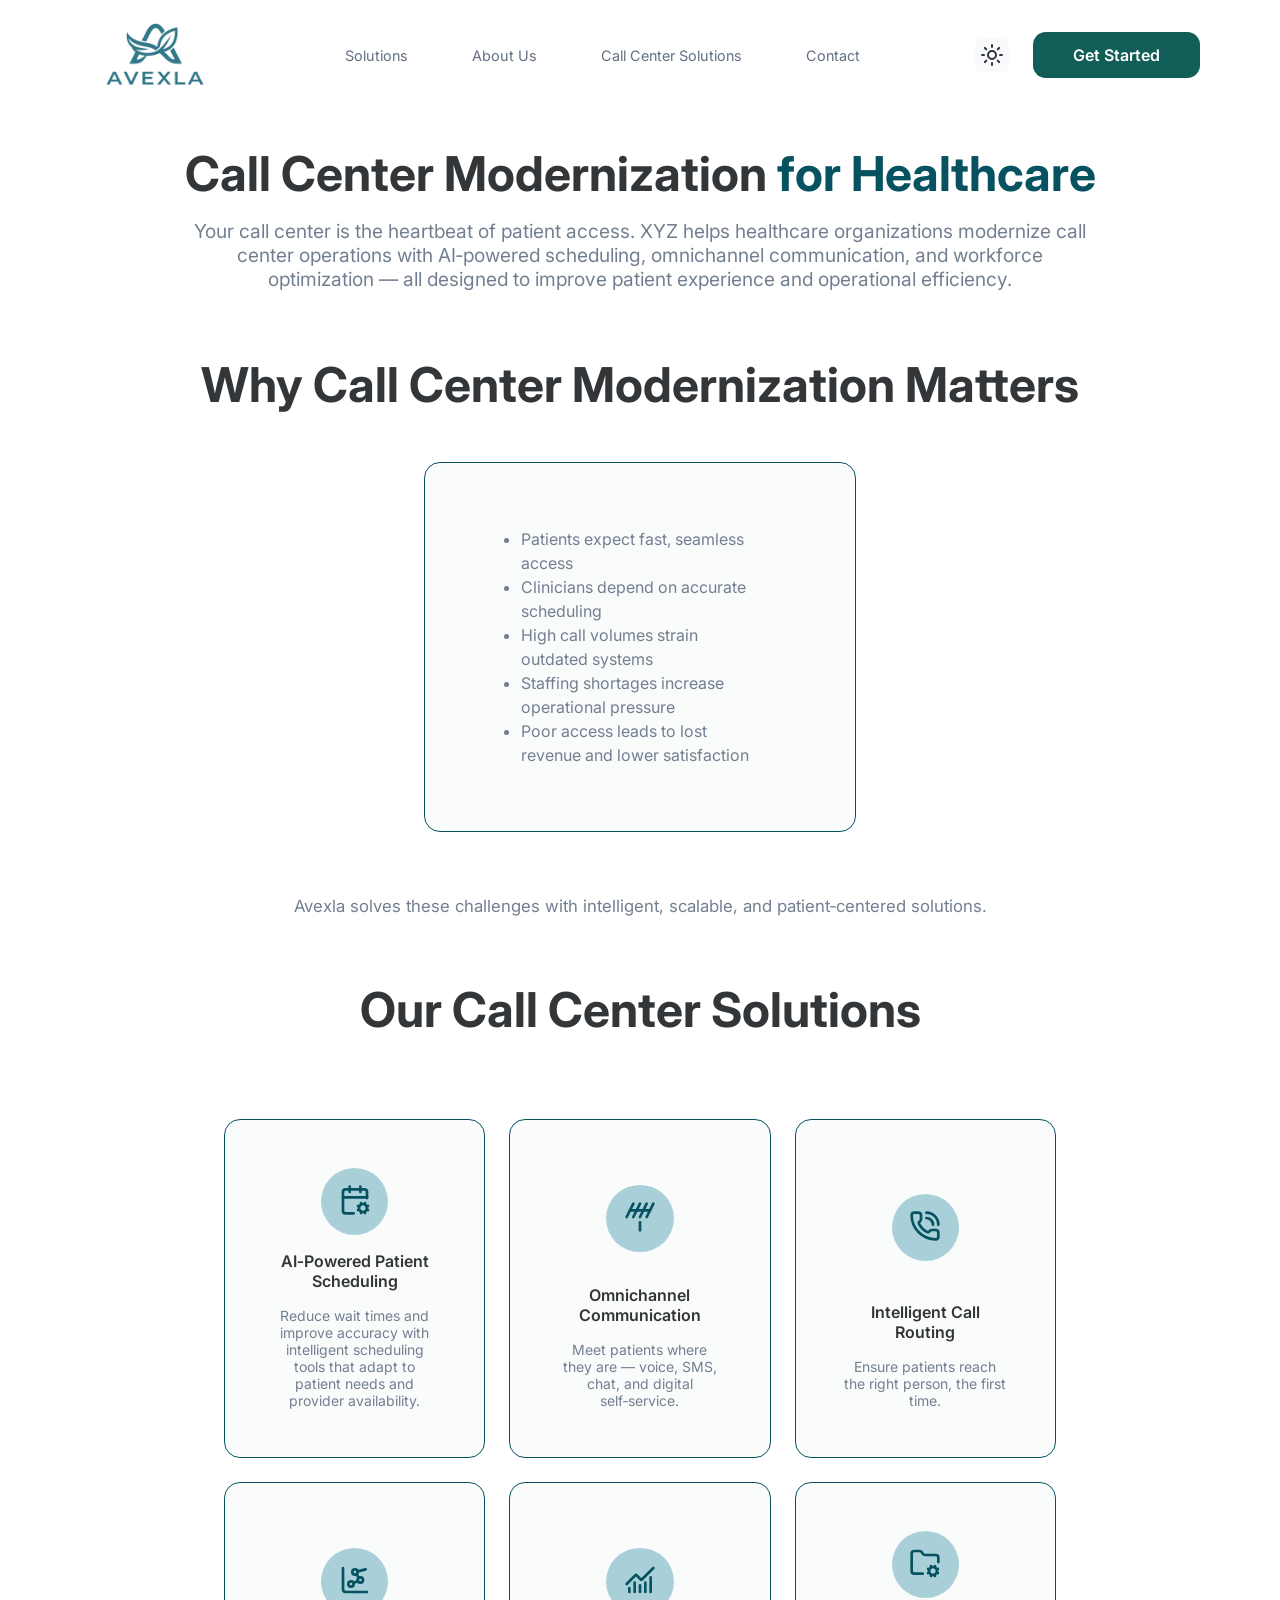
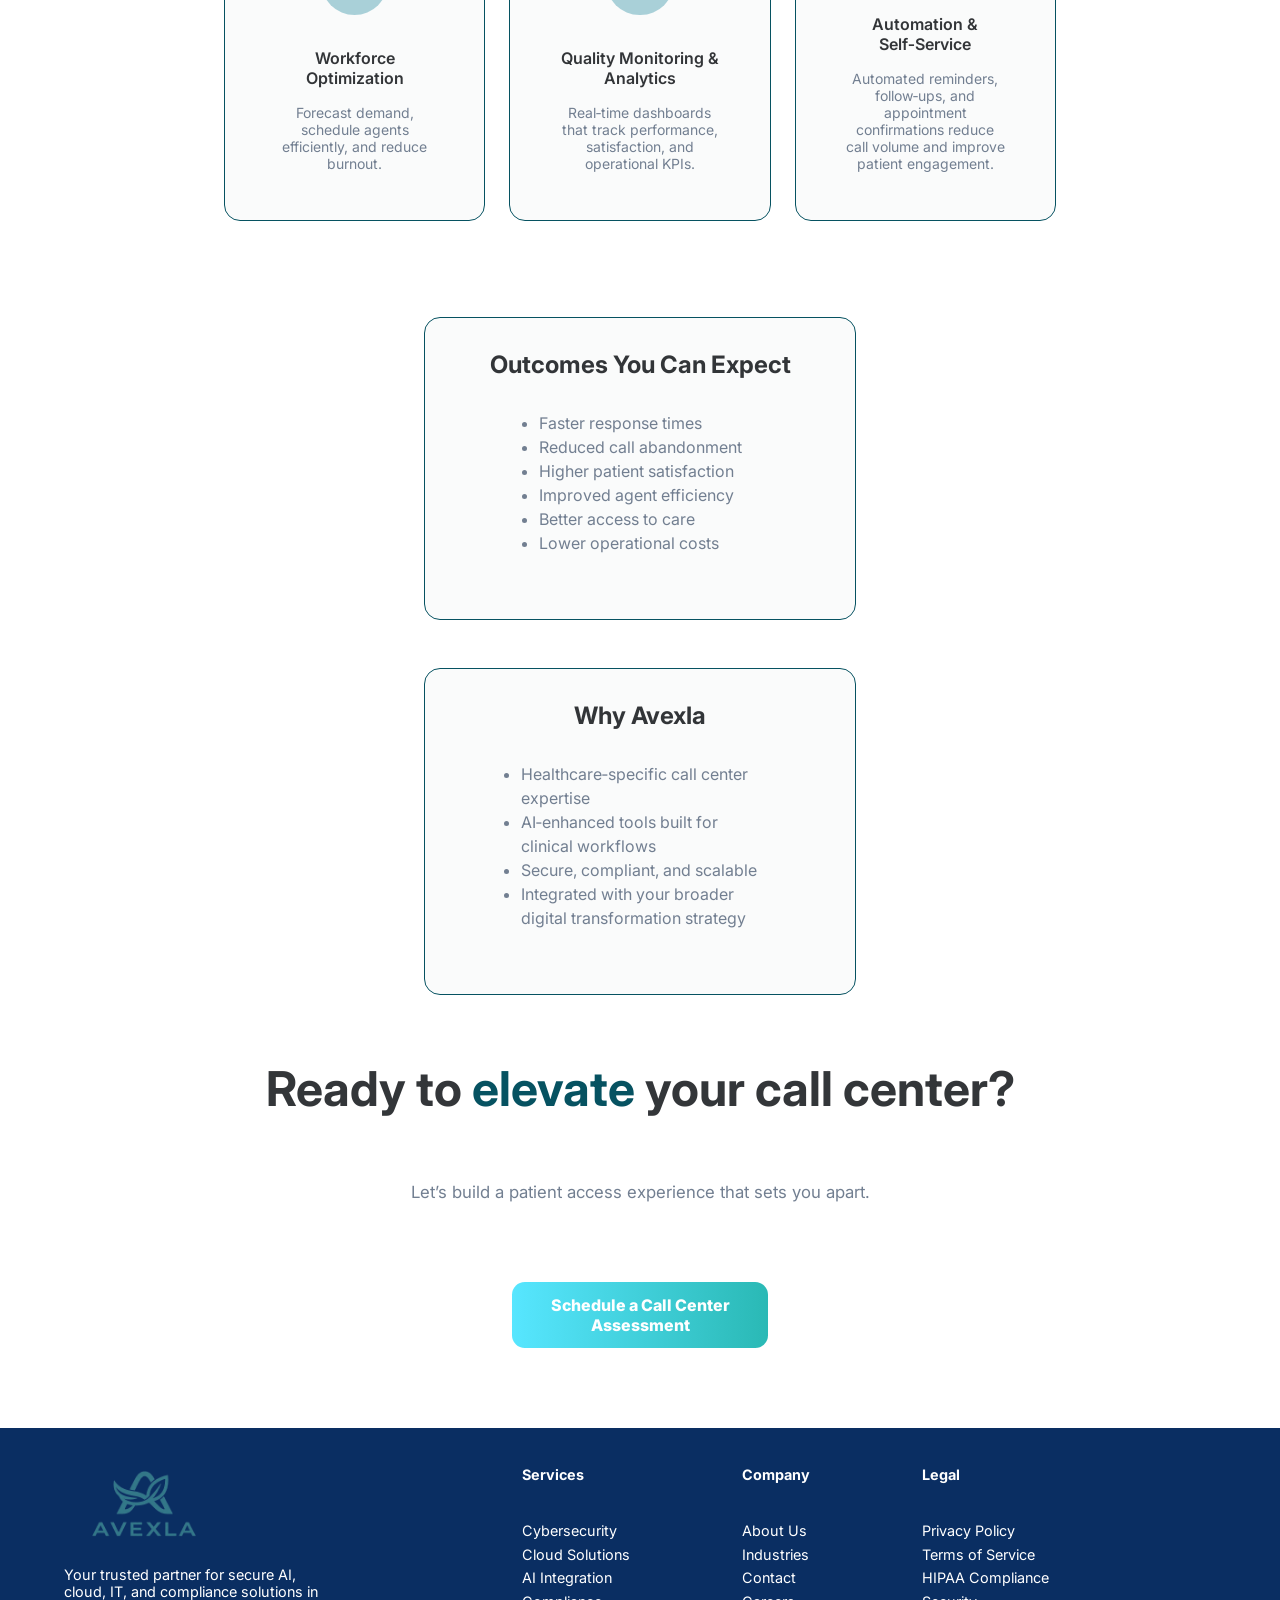
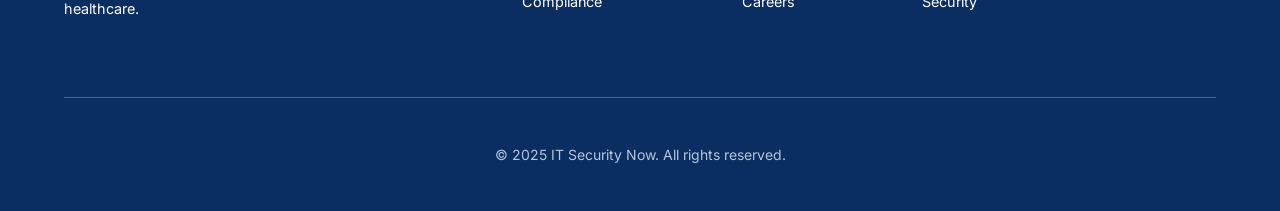
<file: callcenter.html>
<!DOCTYPE html>
<html lang="en">

<head>
    <meta charset="UTF-8">
    <meta name="viewport" content="width=device-width, initial-scale=1.0">
    <link href="https://fonts.googleapis.com/css2?family=Inter:wght@400;500;600;700;800&display=swap" rel="stylesheet">
    <link rel="stylesheet" href="style.css">
    <title>Call Center Solutions</title>
</head>

<body data-theme="light">
    <header>
        <div id="logo">
            <a href="https://www.avexla.netlify.app"><img
                    src="./assets/LOGO.png" width="150"
                    alt="AVEXLA LOGO"></a>
        </div>

        <button class="menu-toggle">☰</button>

        <nav>
            <ul>
                <li><a href="./solutions.html">Solutions</a></li>
                <li><a href="./about.html">About Us</a></li>
                <li><a href="./callcenter.html">Call Center Solutions</a></li>
                <li><a href="./contact.html">Contact</a></li>
            </ul>
        </nav>
        <div id="mobile-menu" class="mobile-nav">
            <button class="close-menu" id="close-menu">&times;</button>
            <ul>
                <li><a href="./solutions.html">Solutions</a></li>
                <li><a href="./about.html">About Us</a></li>
                <li><a href="./callcenter.html">Call Center Solutions</a></li>
                <li><a href="./contact.html">Contact</a></li>
            </ul>
        </div>
        <div id="nav-buttons">
            <button class="theme-toggle">
                <!-- sun icon -->
                <svg class="icon-sun" xmlns="http://www.w3.org/2000/svg" width="24" height="24" viewBox="0 0 24 24"
                    fill="none" stroke="currentColor" stroke-width="2" stroke-linecap="round" stroke-linejoin="round"
                    class="lucide lucide-sun-icon lucide-sun">
                    <circle cx="12" cy="12" r="4" />
                    <path d="M12 2v2" />
                    <path d="M12 20v2" />
                    <path d="m4.93 4.93 1.41 1.41" />
                    <path d="m17.66 17.66 1.41 1.41" />
                    <path d="M2 12h2" />
                    <path d="M20 12h2" />
                    <path d="m6.34 17.66-1.41 1.41" />
                    <path d="m19.07 4.93-1.41 1.41" />
                </svg>
                <!-- moon icon -->
                <svg class="icon-moon" xmlns="http://www.w3.org/2000/svg" width="24" height="24" viewBox="0 0 24 24"
                    fill="none" stroke="currentColor" stroke-width="2" stroke-linecap="round" stroke-linejoin="round"
                    class="lucide lucide-moon-icon lucide-moon">
                    <path
                        d="M20.985 12.486a9 9 0 1 1-9.473-9.472c.405-.022.617.46.402.803a6 6 0 0 0 8.268 8.268c.344-.215.825-.004.803.401" />
                </svg>
            </button>
            <button class="primary-button">
                Get Started
            </button>
        </div>
    </header>
    <main>
        <section>
            <div class="callcenter-tab-title">
                <h2>Call Center Modernization<span> for Healthcare</span></h2>
                <p>Your call center is the heartbeat of patient access. XYZ helps healthcare organizations modernize
                    call center operations with AI‑powered scheduling, omnichannel communication, and workforce
                    optimization — all designed to improve patient experience and operational efficiency.</p>
            </div>
        </section>
        <section>
            <div class="callcenter-tab">
                <h2>Why Call Center Modernization Matters</h2>
                <div class="callcenter-tab-card">
                    <ul>
                        <li>Patients expect fast, seamless access</li>
                        <li>Clinicians depend on accurate scheduling</li>
                        <li>High call volumes strain outdated systems</li>
                        <li>Staffing shortages increase operational pressure</li>
                        <li>Poor access leads to lost revenue and lower satisfaction</li>
                    </ul>
                </div>
                <p>Avexla solves these challenges with intelligent, scalable, and patient‑centered solutions.</p>
            </div>
            <div class="callcenter-tab">
                <h2>Our Call Center Solutions</h2>
            </div>
            <section class="callcenter-tab-cards-container">
                <div class="card">
                    <div class="icon-container">
                        <svg class="blue-icon" xmlns="http://www.w3.org/2000/svg" width="24" height="24"
                            viewBox="0 0 24 24" fill="none" stroke="currentColor" stroke-width="2"
                            stroke-linecap="round" stroke-linejoin="round"
                            class="lucide lucide-calendar-cog-icon lucide-calendar-cog">
                            <path d="m15.228 16.852-.923-.383" />
                            <path d="m15.228 19.148-.923.383" />
                            <path d="M16 2v4" />
                            <path d="m16.47 14.305.382.923" />
                            <path d="m16.852 20.772-.383.924" />
                            <path d="m19.148 15.228.383-.923" />
                            <path d="m19.53 21.696-.382-.924" />
                            <path d="m20.772 16.852.924-.383" />
                            <path d="m20.772 19.148.924.383" />
                            <path d="M21 10.592V6a2 2 0 0 0-2-2H5a2 2 0 0 0-2 2v14a2 2 0 0 0 2 2h6" />
                            <path d="M3 10h18" />
                            <path d="M8 2v4" />
                            <circle cx="18" cy="18" r="3" />
                        </svg>
                    </div>
                    <h5>AI‑Powered Patient Scheduling</h5>
                    <p>Reduce wait times and improve accuracy with intelligent scheduling tools that adapt to patient
                        needs and provider availability.</p>
                </div>
                <div class="card">
                    <div class="icon-container">
                        <svg class="blue-icon" xmlns="http://www.w3.org/2000/svg" width="24" height="24"
                            viewBox="0 0 24 24" fill="none" stroke="currentColor" stroke-width="2"
                            stroke-linecap="round" stroke-linejoin="round"
                            class="lucide lucide-antenna-icon lucide-antenna">
                            <path d="M2 12 7 2" />
                            <path d="m7 12 5-10" />
                            <path d="m12 12 5-10" />
                            <path d="m17 12 5-10" />
                            <path d="M4.5 7h15" />
                            <path d="M12 16v6" />
                        </svg>
                    </div>
                    <h5>Omnichannel Communication</h5>
                    <p>Meet patients where they are — voice, SMS, chat, and digital self‑service.</p>
                </div>
                <div class="card">
                    <div class="icon-container">
                        <svg class="blue-icon" xmlns="http://www.w3.org/2000/svg" width="24" height="24"
                            viewBox="0 0 24 24" fill="none" stroke="currentColor" stroke-width="2"
                            stroke-linecap="round" stroke-linejoin="round"
                            class="lucide lucide-phone-call-icon lucide-phone-call">
                            <path d="M13 2a9 9 0 0 1 9 9" />
                            <path d="M13 6a5 5 0 0 1 5 5" />
                            <path
                                d="M13.832 16.568a1 1 0 0 0 1.213-.303l.355-.465A2 2 0 0 1 17 15h3a2 2 0 0 1 2 2v3a2 2 0 0 1-2 2A18 18 0 0 1 2 4a2 2 0 0 1 2-2h3a2 2 0 0 1 2 2v3a2 2 0 0 1-.8 1.6l-.468.351a1 1 0 0 0-.292 1.233 14 14 0 0 0 6.392 6.384" />
                        </svg>
                    </div>
                    <h5>Intelligent Call Routing</h5>
                    <p>Ensure patients reach the right person, the first time.</p>
                </div>
                <div class="card">
                    <div class="icon-container">
                        <svg class="blue-icon" xmlns="http://www.w3.org/2000/svg" width="24" height="24"
                            viewBox="0 0 24 24" fill="none" stroke="currentColor" stroke-width="2"
                            stroke-linecap="round" stroke-linejoin="round"
                            class="lucide lucide-chart-network-icon lucide-chart-network">
                            <path d="m13.11 7.664 1.78 2.672" />
                            <path d="m14.162 12.788-3.324 1.424" />
                            <path d="m20 4-6.06 1.515" />
                            <path d="M3 3v16a2 2 0 0 0 2 2h16" />
                            <circle cx="12" cy="6" r="2" />
                            <circle cx="16" cy="12" r="2" />
                            <circle cx="9" cy="15" r="2" />
                        </svg>
                    </div>
                    <h5>Workforce Optimization</h5>
                    <p>Forecast demand, schedule agents efficiently, and reduce burnout.</p>
                </div>
                <div class="card">
                    <div class="icon-container">
                        <svg class="blue-icon" xmlns="http://www.w3.org/2000/svg" width="24" height="24"
                            viewBox="0 0 24 24" fill="none" stroke="currentColor" stroke-width="2"
                            stroke-linecap="round" stroke-linejoin="round"
                            class="lucide lucide-chart-no-axes-combined-icon lucide-chart-no-axes-combined">
                            <path d="M12 16v5" />
                            <path d="M16 14v7" />
                            <path d="M20 10v11" />
                            <path d="m22 3-8.646 8.646a.5.5 0 0 1-.708 0L9.354 8.354a.5.5 0 0 0-.707 0L2 15" />
                            <path d="M4 18v3" />
                            <path d="M8 14v7" />
                        </svg>
                    </div>
                    <h5>Quality Monitoring & Analytics</h5>
                    <p>Real‑time dashboards that track performance, satisfaction, and operational KPIs.</p>
                </div>
                <div class="card">
                    <div class="icon-container">
                        <svg class="blue-icon" xmlns="http://www.w3.org/2000/svg" width="24" height="24"
                            viewBox="0 0 24 24" fill="none" stroke="currentColor" stroke-width="2"
                            stroke-linecap="round" stroke-linejoin="round"
                            class="lucide lucide-folder-cog-icon lucide-folder-cog">
                            <path
                                d="M10.3 20H4a2 2 0 0 1-2-2V5a2 2 0 0 1 2-2h3.98a2 2 0 0 1 1.69.9l.66 1.2A2 2 0 0 0 12 6h8a2 2 0 0 1 2 2v3.3" />
                            <path d="m14.305 19.53.923-.382" />
                            <path d="m15.228 16.852-.923-.383" />
                            <path d="m16.852 15.228-.383-.923" />
                            <path d="m16.852 20.772-.383.924" />
                            <path d="m19.148 15.228.383-.923" />
                            <path d="m19.53 21.696-.382-.924" />
                            <path d="m20.772 16.852.924-.383" />
                            <path d="m20.772 19.148.924.383" />
                            <circle cx="18" cy="18" r="3" />
                        </svg>
                    </div>
                    <h5>Automation & Self‑Service</h5>
                    <p>Automated reminders, follow‑ups, and appointment confirmations reduce call volume and improve
                        patient engagement.</p>
                </div>
            </section>
            <div class="callcenter-tab-card">
                <h3>Outcomes You Can Expect</h3>
                <ul>
                    <li>Faster response times</li>
                    <li>Reduced call abandonment</li>
                    <li>Higher patient satisfaction</li>
                    <li>Improved agent efficiency</li>
                    <li>Better access to care</li>
                    <li>Lower operational costs</li>
                </ul>
            </div>
            <div class="callcenter-tab-card">
                <h3>Why Avexla</h3>
                <ul>
                    <li>Healthcare‑specific call center expertise</li>
                    <li>AI‑enhanced tools built for clinical workflows</li>
                    <li>Secure, compliant, and scalable</li>
                    <li>Integrated with your broader digital transformation strategy</li>
                </ul>
            </div>
        </section>
        <section class="callcenter-tab">
            <h2>Ready to <span>elevate </span>your call center?</h2>
            <p>Let’s build a patient access experience that sets you apart.</p>
        </section>
        <a href="./contact.html"><button class="cta-button">Schedule a Call Center Assessment</button></a>
    </main>
    <footer>
        <div class="links">
            <div class="logo-area">
                <img class="white-logo"
                    src="./assets/LOGO.png" alt="ITSN Logo">
                <p>Your trusted partner for secure AI, cloud, IT, and compliance solutions in healthcare.</p>
            </div>
            <ul class="links-list">
                <li><a href="./solutions.html"><b>Services</b></a></li>
                <li><a href="#cybersecurity">Cybersecurity</a></li>
                <li><a href="#cloud">Cloud Solutions</a></li>
                <li><a href="#ai">AI Integration</a></li>
                <li><a href="">Compliance</a></li>
            </ul>
            <ul class="links-list">
                <li><a href=""><b>Company</b></a></li>
                <li><a href="">About Us</a></li>
                <li><a href="">Industries</a></li>
                <li><a href="">Contact</a></li>
                <li><a href="">Careers</a></li>
            </ul>
            <ul class="links-list">
                <li><a href=""><b>Legal</b></a></li>
                <li><a href="">Privacy Policy</a></li>
                <li><a href="">Terms of Service</a></li>
                <li><a href="">HIPAA Compliance</a></li>
                <li><a href="">Security</a></li>
            </ul>
        </div>
        <div class="copyright">
            <div class="copyright-inner">
                <p>© 2025 IT Security Now. All rights reserved.</p>
            </div>
        </div>
    </footer>
    <script src="avexla.js"></script>
</body>

</html>
</file>
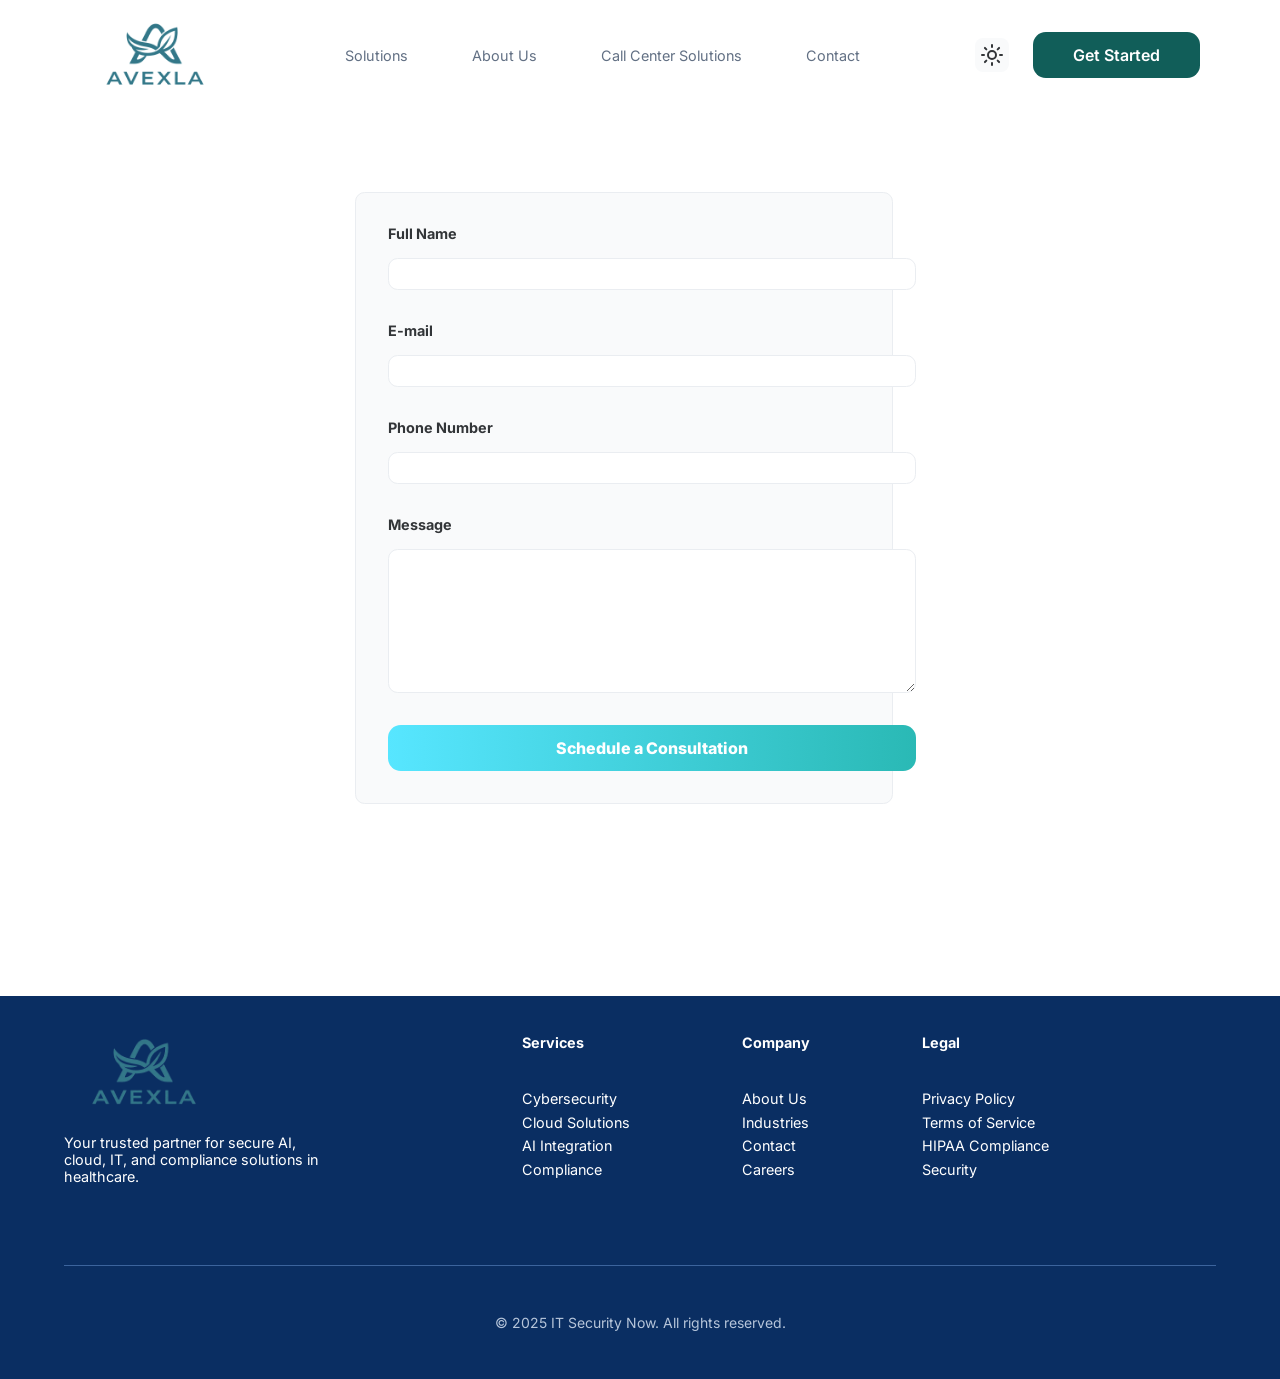
<file: contact.html>
<!DOCTYPE html>
<html lang="en">

<head>
    <meta charset="UTF-8">
    <meta name="viewport" content="width=device-width, initial-scale=1.0">
    <link href="https://fonts.googleapis.com/css2?family=Inter:wght@400;500;600;700;800&display=swap" rel="stylesheet">
    <link rel="stylesheet" href="style.css">
    <title>Contact</title>
</head>

<body data-theme="light">
    <header>
        <div id="logo">
            <a href="https://www.avexla.netlify.app"><img
                    src="./assets/LOGO.png" width="150"
                    alt="AVEXLA LOGO"></a>
        </div>

        <button class="menu-toggle">☰</button>

        <nav>
            <ul>
                <li><a href="./solutions.html">Solutions</a></li>
                <li><a href="./about.html">About Us</a></li>
                <li><a href="./callcenter.html">Call Center Solutions</a></li>
                <li><a href="./contact.html">Contact</a></li>
            </ul>
        </nav>
        <div id="mobile-menu" class="mobile-nav">
            <button class="close-menu" id="close-menu">&times;</button>
            <ul>
                <li><a href="./solutions.html">Solutions</a></li>
                <li><a href="./about.html">About Us</a></li>
                <li><a href="./callcenter.html">Call Center Solutions</a></li>
                <li><a href="./contact.html">Contact</a></li>
            </ul>
        </div>
        <div id="nav-buttons">
            <button class="theme-toggle">
                <!-- sun icon -->
                <svg class="icon-sun" xmlns="http://www.w3.org/2000/svg" width="24" height="24" viewBox="0 0 24 24"
                    fill="none" stroke="currentColor" stroke-width="2" stroke-linecap="round" stroke-linejoin="round"
                    class="lucide lucide-sun-icon lucide-sun">
                    <circle cx="12" cy="12" r="4" />
                    <path d="M12 2v2" />
                    <path d="M12 20v2" />
                    <path d="m4.93 4.93 1.41 1.41" />
                    <path d="m17.66 17.66 1.41 1.41" />
                    <path d="M2 12h2" />
                    <path d="M20 12h2" />
                    <path d="m6.34 17.66-1.41 1.41" />
                    <path d="m19.07 4.93-1.41 1.41" />
                </svg>
                <!-- moon icon -->
                <svg class="icon-moon" xmlns="http://www.w3.org/2000/svg" width="24" height="24" viewBox="0 0 24 24"
                    fill="none" stroke="currentColor" stroke-width="2" stroke-linecap="round" stroke-linejoin="round"
                    class="lucide lucide-moon-icon lucide-moon">
                    <path
                        d="M20.985 12.486a9 9 0 1 1-9.473-9.472c.405-.022.617.46.402.803a6 6 0 0 0 8.268 8.268c.344-.215.825-.004.803.401" />
                </svg>
            </button>
            <button class="primary-button">
                Get Started
            </button>
        </div>
    </header>
    <main>
        <section class="form-tab-container">
            <form action="/submit-page" method="POST">
                <div class="input">
                    <label for="name">Full Name</label>
                    <input type="text" class="blank" id="name" name="user_name" required>
                </div>
                <div class="input">
                    <label for="mail">E-mail</label>
                    <input type="e-mail" class="blank" id="mail" name="user_mail">
                </div>
                <div class="input">
                    <label for="phone">Phone Number</label>
                    <input type="tel" class="blank" id="phone-number" name="phone_number" pattern="[0-9]{10,11}"
                        title="Digite um número de telefone válido (apenas números)">
                </div>
                <div class="input">
                    <label for="msg">Message</label>
                    <textarea id="msg-blank" name="user_message"></textarea>
                </div>
                <div class="contact-tab-button">
                    <button type="submit">Schedule a Consultation</button>
                </div>
            </form>
        </section>
    </main>
    <footer>
        <div class="links">
            <div class="logo-area">
                <img class="white-logo"
                    src="./assets/LOGO.png" alt="ITSN Logo">
                <p>Your trusted partner for secure AI, cloud, IT, and compliance solutions in healthcare.</p>
            </div>
            <ul class="links-list">
                <li><a href=""><b>Services</b></a></li>
                <li><a href="">Cybersecurity</a></li>
                <li><a href="">Cloud Solutions</a></li>
                <li><a href="">AI Integration</a></li>
                <li><a href="">Compliance</a></li>
            </ul>
            <ul class="links-list">
                <li><a href=""><b>Company</b></a></li>
                <li><a href="">About Us</a></li>
                <li><a href="">Industries</a></li>
                <li><a href="">Contact</a></li>
                <li><a href="">Careers</a></li>
            </ul>
            <ul class="links-list">
                <li><a href=""><b>Legal</b></a></li>
                <li><a href="">Privacy Policy</a></li>
                <li><a href="">Terms of Service</a></li>
                <li><a href="">HIPAA Compliance</a></li>
                <li><a href="">Security</a></li>
            </ul>
        </div>
        <div class="copyright">
            <div class="copyright-inner">
                <p>© 2025 IT Security Now. All rights reserved.</p>
            </div>
        </div>
    </footer>
    <script src="./avexla.js"></script>
</body>

</html>
</file>
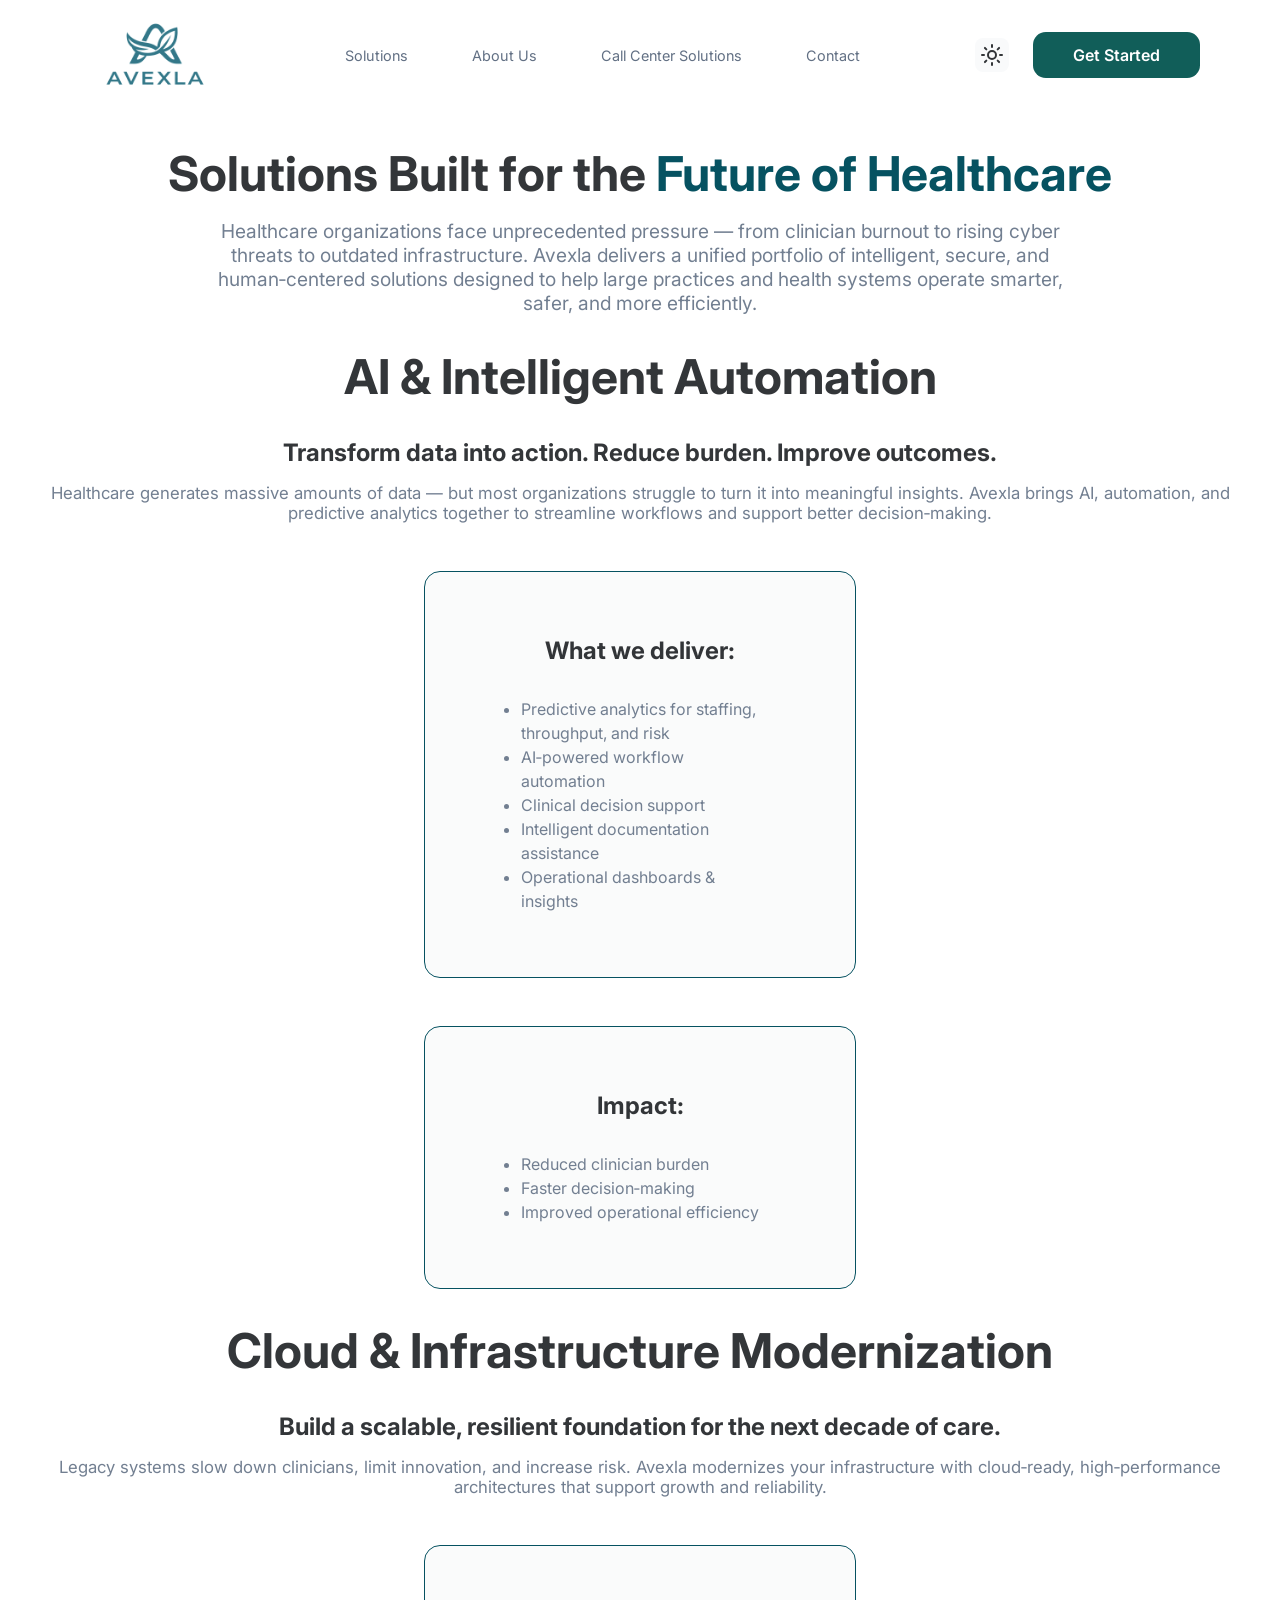
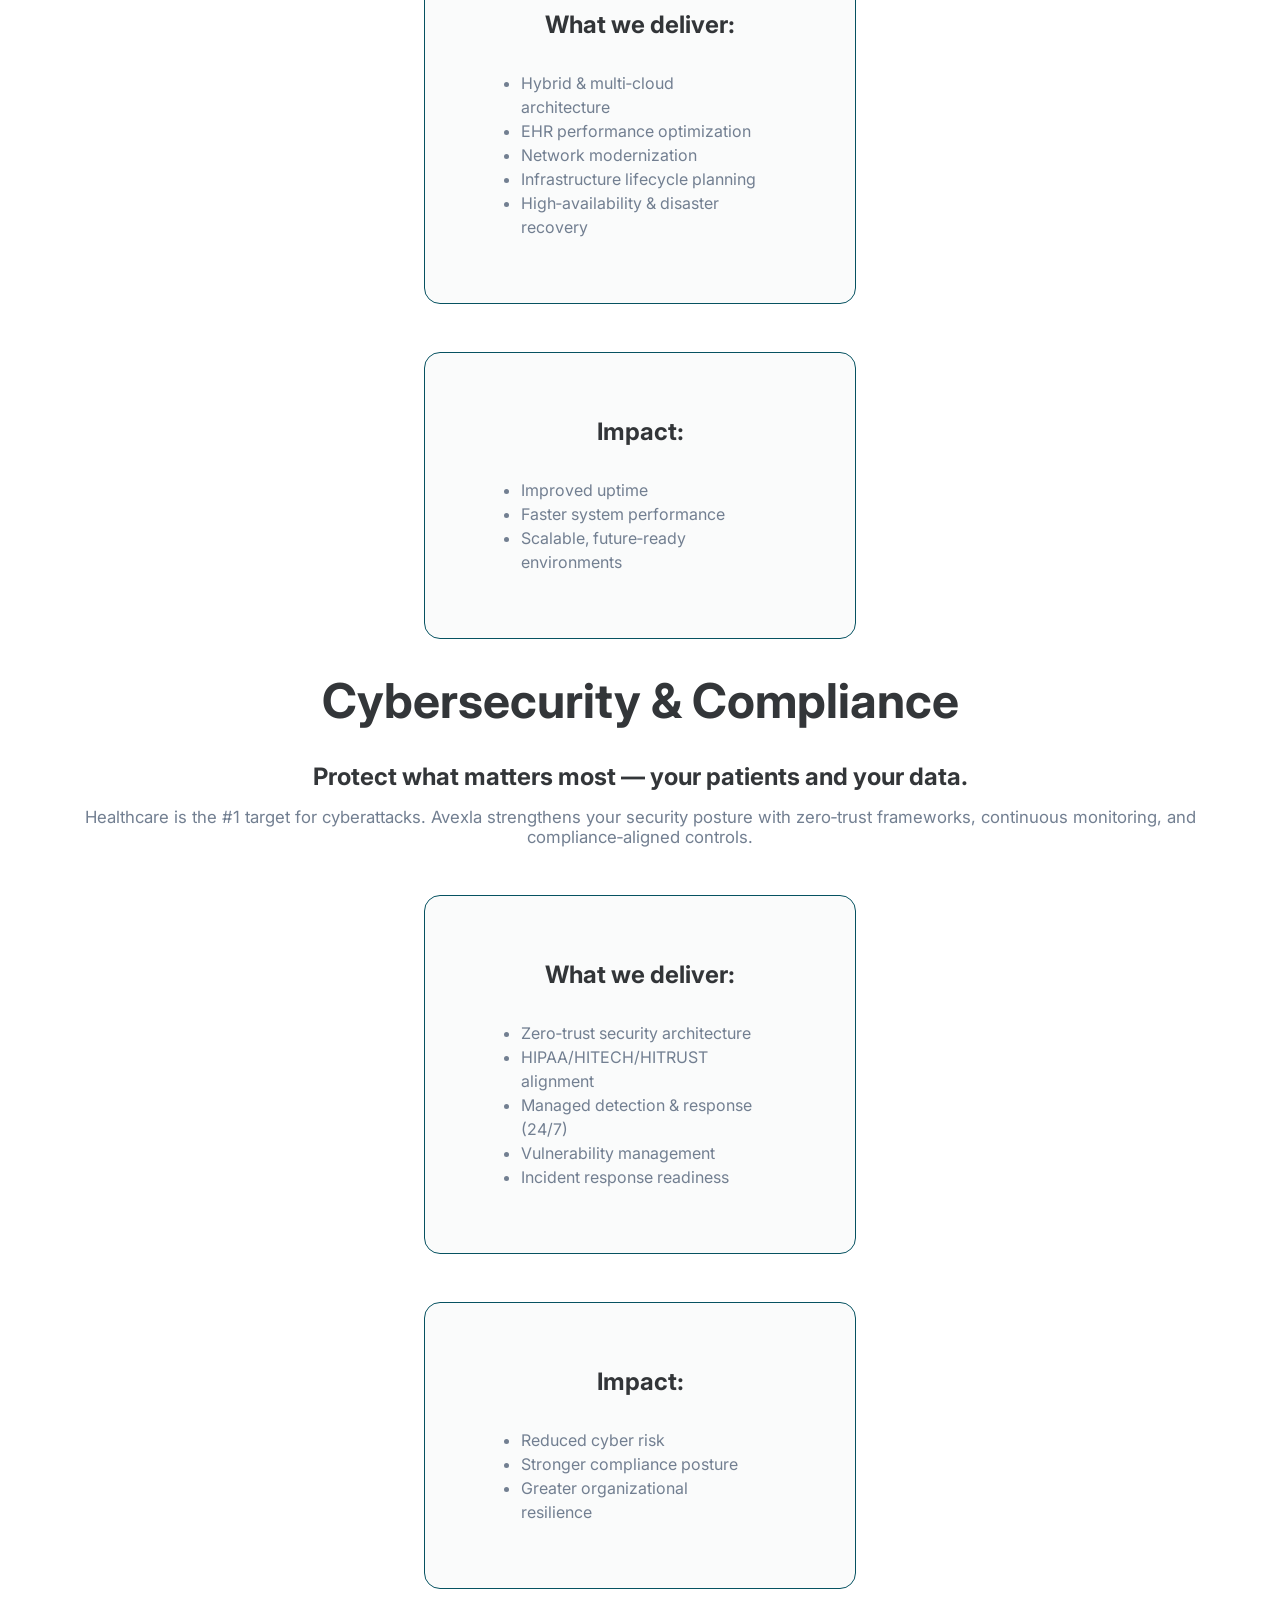
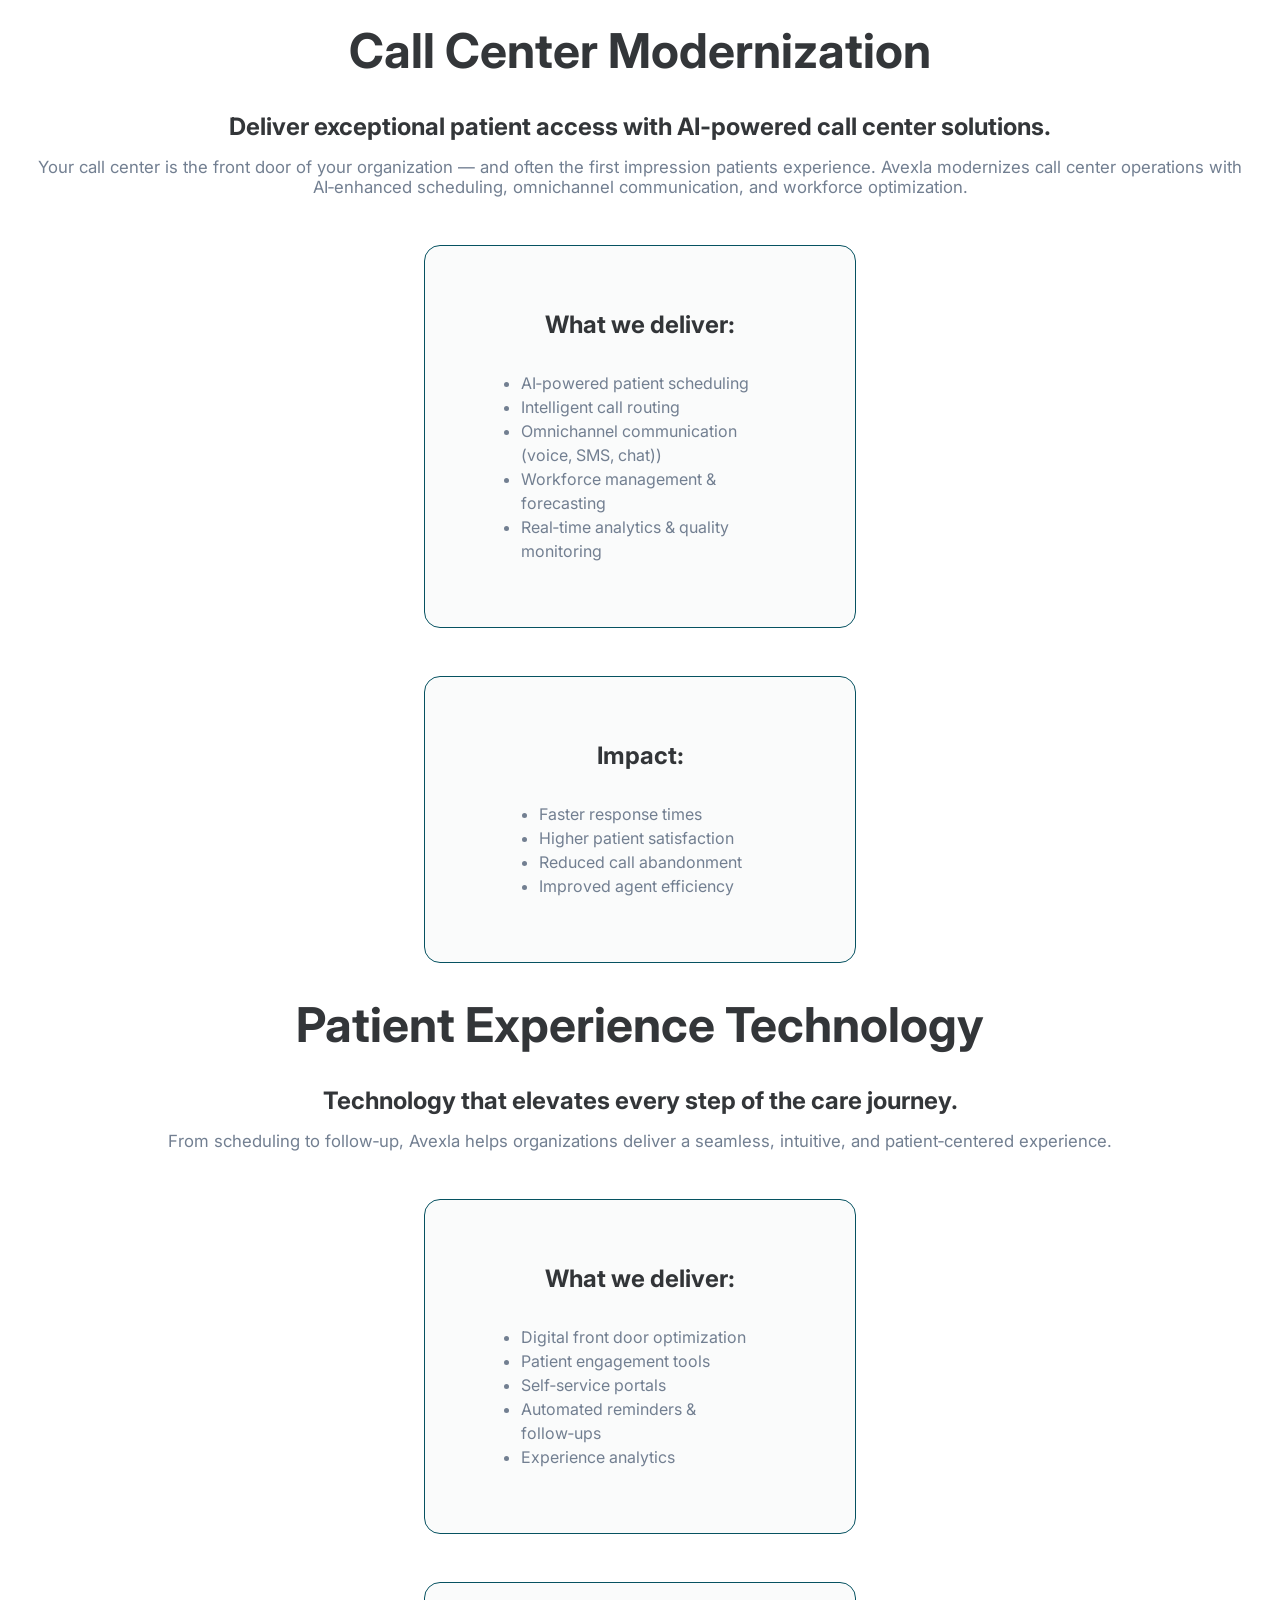
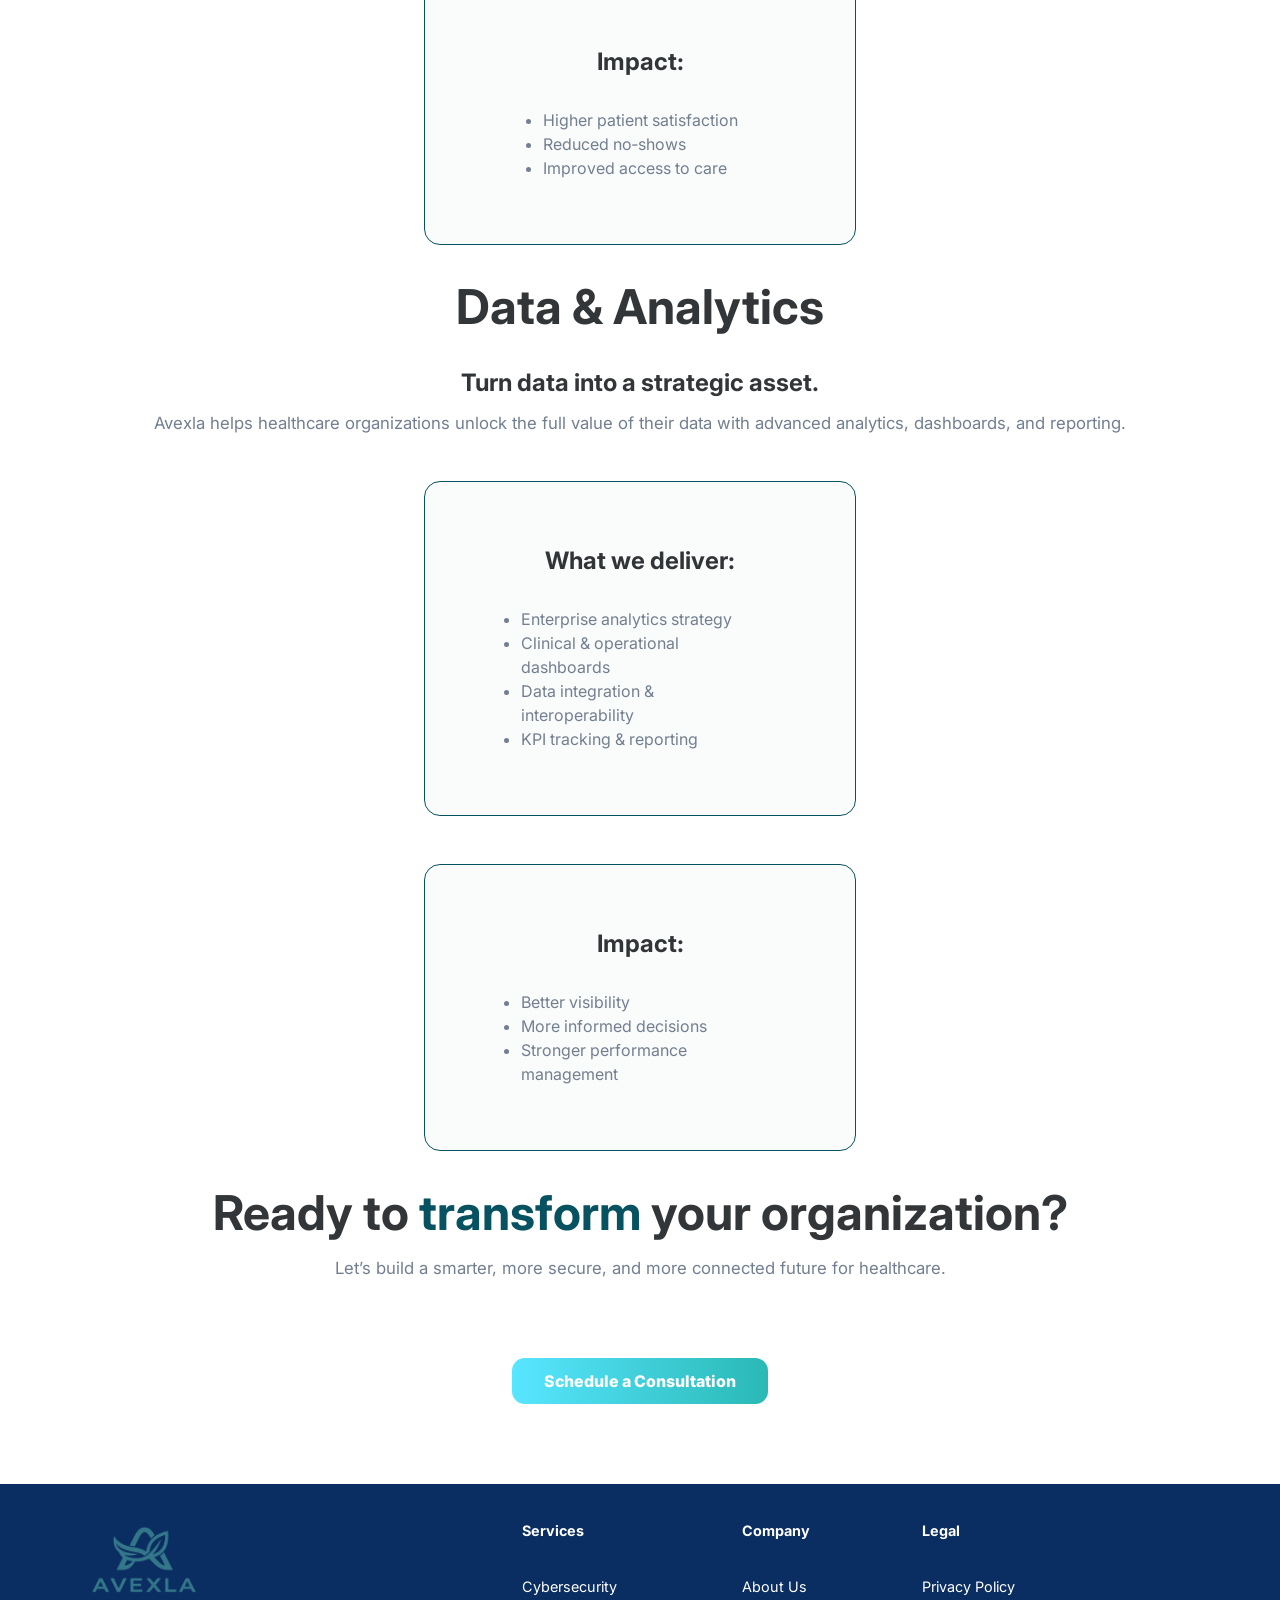
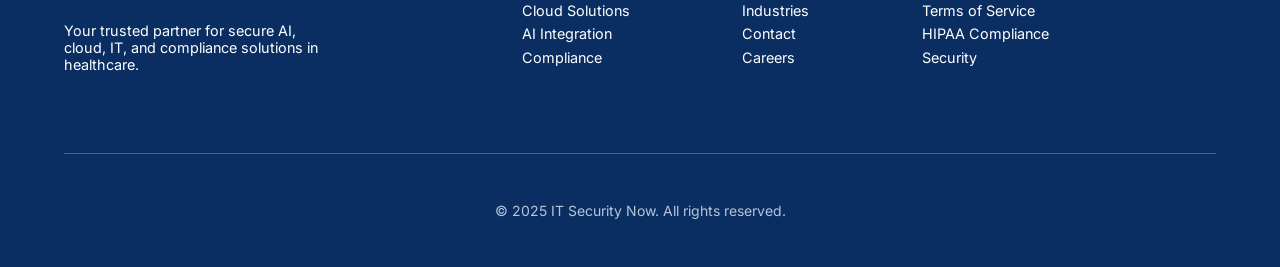
<file: solutions.html>
<!DOCTYPE html>
<html lang="en">

<head>
    <meta charset="UTF-8">
    <meta name="viewport" content="width=device-width, initial-scale=1.0">
    <link href="https://fonts.googleapis.com/css2?family=Inter:wght@400;500;600;700;800&display=swap" rel="stylesheet">
    <link rel="stylesheet" href="style.css">
    <title>Solutions</title>
</head>

<body>
    <main>
        <header>
            <div id="logo">
                <a href="https://www.avexla.netlify.app"><img
                        src="./assets/LOGO.png" width="150"
                        alt="AVEXLA LOGO"></a>
            </div>

            <button class="menu-toggle">☰</button>

            <nav>
                <ul>
                    <li><a href="./solutions.html">Solutions</a></li>
                    <li><a href="./about.html">About Us</a></li>
                    <li><a href="./callcenter.html">Call Center Solutions</a></li>
                    <li><a href="./contact.html">Contact</a></li>
                </ul>
            </nav>
            <div id="mobile-menu" class="mobile-nav">
                <button class="close-menu" id="close-menu">&times;</button>
                <ul>
                    <li><a href="./solutions.html">Solutions</a></li>
                    <li><a href="./about.html">About Us</a></li>
                    <li><a href="./callcenter.html">Call Center Solutions</a></li>
                    <li><a href="./contact.html">Contact</a></li>
                </ul>
            </div>
            <div id="nav-buttons">
                <button class="theme-toggle">
                    <!-- sun icon -->
                    <svg class="icon-sun" xmlns="http://www.w3.org/2000/svg" width="24" height="24" viewBox="0 0 24 24"
                        fill="none" stroke="currentColor" stroke-width="2" stroke-linecap="round"
                        stroke-linejoin="round" class="lucide lucide-sun-icon lucide-sun">
                        <circle cx="12" cy="12" r="4" />
                        <path d="M12 2v2" />
                        <path d="M12 20v2" />
                        <path d="m4.93 4.93 1.41 1.41" />
                        <path d="m17.66 17.66 1.41 1.41" />
                        <path d="M2 12h2" />
                        <path d="M20 12h2" />
                        <path d="m6.34 17.66-1.41 1.41" />
                        <path d="m19.07 4.93-1.41 1.41" />
                    </svg>
                    <!-- moon icon -->
                    <svg class="icon-moon" xmlns="http://www.w3.org/2000/svg" width="24" height="24" viewBox="0 0 24 24"
                        fill="none" stroke="currentColor" stroke-width="2" stroke-linecap="round"
                        stroke-linejoin="round" class="lucide lucide-moon-icon lucide-moon">
                        <path
                            d="M20.985 12.486a9 9 0 1 1-9.473-9.472c.405-.022.617.46.402.803a6 6 0 0 0 8.268 8.268c.344-.215.825-.004.803.401" />
                    </svg>
                </button>
                <button class="primary-button">
                    Get Started
                </button>
            </div>
        </header>
        <main>
            <section>
                <div class="solutions-tab-title">
                    <h2>Solutions Built for the <span>Future of Healthcare</span></h2>
                    <p>Healthcare organizations face unprecedented pressure — from clinician burnout to rising cyber
                        threats to outdated infrastructure. Avexla delivers a unified portfolio of intelligent, secure,
                        and human‑centered solutions designed to help large practices and health systems operate
                        smarter, safer, and more efficiently.</p>
                </div>
            </section>
            <section class="solutions-tab">
                <div id="ai">
                    <h2>AI & Intelligent Automation</h2>
                    <h3>Transform data into action. Reduce burden. Improve outcomes.</h3>
                    <p>Healthcare generates massive amounts of data — but most organizations struggle to turn it into
                        meaningful insights. Avexla brings AI, automation, and predictive analytics together to
                        streamline workflows and support better decision‑making.</p>
                </div>
                <div class="solutions-tab-card">
                    <h3>What we deliver:</h3>
                    <ul>
                        <li>Predictive analytics for staffing, throughput, and risk</li>
                        <li>AI‑powered workflow automation</li>
                        <li>Clinical decision support</li>
                        <li>Intelligent documentation assistance</li>
                        <li>Operational dashboards & insights</li>
                    </ul>
                </div>
                <div class="solutions-tab-card">
                    <h3>Impact:</h3>
                    <ul>
                        <li>Reduced clinician burden</li>
                        <li>Faster decision‑making</li>
                        <li>Improved operational efficiency</li>
                    </ul>
                </div>
            </section>
            <section class="solutions-tab">
                <div id="cloud">
                    <h2>Cloud & Infrastructure Modernization</h2>
                    <h3>Build a scalable, resilient foundation for the next decade of care.</h3>
                    <p>Legacy systems slow down clinicians, limit innovation, and increase risk. Avexla modernizes your
                        infrastructure with cloud‑ready, high‑performance architectures that support growth and
                        reliability.</p>
                </div>
                <div class="solutions-tab-card">
                    <h3>What we deliver:</h3>
                    <ul>
                        <li>Hybrid & multi‑cloud architecture</li>
                        <li>EHR performance optimization</li>
                        <li>Network modernization</li>
                        <li>Infrastructure lifecycle planning</li>
                        <li>High‑availability & disaster recovery</li>
                    </ul>
                </div>
                <div class="solutions-tab-card">
                    <h3>Impact:</h3>
                    <ul>
                        <li>Improved uptime</li>
                        <li>Faster system performance</li>
                        <li>Scalable, future‑ready environments</li>
                    </ul>
                </div>
            </section>
            <section class="solutions-tab">
                <div id="cybersecurity">
                    <h2>Cybersecurity & Compliance</h2>
                    <h3>Protect what matters most — your patients and your data.</h3>
                    <p>Healthcare is the #1 target for cyberattacks. Avexla strengthens your security posture with
                        zero‑trust frameworks, continuous monitoring, and compliance‑aligned controls.</p>
                </div>
                <div class="solutions-tab-card">
                    <h3>What we deliver:</h3>
                    <ul>
                        <li>Zero‑trust security architecture</li>
                        <li>HIPAA/HITECH/HITRUST alignment</li>
                        <li>Managed detection & response (24/7)</li>
                        <li>Vulnerability management</li>
                        <li>Incident response readiness</li>
                    </ul>
                </div>
                <div class="solutions-tab-card">
                    <h3>Impact:</h3>
                    <ul>
                        <li>Reduced cyber risk</li>
                        <li>Stronger compliance posture</li>
                        <li>Greater organizational resilience</li>
                    </ul>
                </div>
            </section>
            <section class="solutions-tab">
                <div id="call-center">
                    <h2>Call Center Modernization</h2>
                    <h3>Deliver exceptional patient access with AI‑powered call center solutions.</h3>
                    <p>Your call center is the front door of your organization — and often the first impression patients
                        experience. Avexla modernizes call center operations with AI‑enhanced scheduling, omnichannel
                        communication, and workforce optimization.</p>
                </div>
                <div class="solutions-tab-card">
                    <h3>What we deliver:</h3>
                    <ul>
                        <li>AI‑powered patient scheduling</li>
                        <li>Intelligent call routing</li>
                        <li>Omnichannel communication (voice, SMS, chat))</li>
                        <li>Workforce management & forecasting</li>
                        <li>Real‑time analytics & quality monitoring</li>
                    </ul>
                </div>
                <div class="solutions-tab-card">
                    <h3>Impact:</h3>
                    <ul>
                        <li>Faster response times</li>
                        <li>Higher patient satisfaction</li>
                        <li>Reduced call abandonment</li>
                        <li>Improved agent efficiency</li>
                    </ul>
                </div>
            </section>
            <section class="solutions-tab">
                <div id="patient">
                    <h2>Patient Experience Technology</h2>
                    <h3>Technology that elevates every step of the care journey.</h3>
                    <p>From scheduling to follow‑up, Avexla helps organizations deliver a seamless, intuitive, and
                        patient‑centered experience.</p>
                </div>
                <div class="solutions-tab-card">
                    <h3>What we deliver:</h3>
                    <ul>
                        <li>Digital front door optimization</li>
                        <li>Patient engagement tools</li>
                        <li>Self‑service portals</li>
                        <li>Automated reminders & follow‑ups</li>
                        <li>Experience analytics</li>
                    </ul>
                </div>
                <div class="solutions-tab-card">
                    <h3>Impact:</h3>
                    <ul>
                        <li>Higher patient satisfaction</li>
                        <li>Reduced no‑shows</li>
                        <li>Improved access to care</li>
                    </ul>
                </div>
            </section>
            <section class="solutions-tab">
                <div id="data">
                    <h2>Data & Analytics</h2>
                    <h3>Turn data into a strategic asset.</h3>
                    <p>Avexla helps healthcare organizations unlock the full value of their data with advanced
                        analytics, dashboards, and reporting.</p>
                </div>
                <div class="solutions-tab-card">
                    <h3>What we deliver:</h3>
                    <ul>
                        <li>Enterprise analytics strategy</li>
                        <li>Clinical & operational dashboards</li>
                        <li>Data integration & interoperability</li>
                        <li>KPI tracking & reporting</li>
                    </ul>
                </div>
                <div class="solutions-tab-card">
                    <h3>Impact:</h3>
                    <ul>
                        <li>Better visibility</li>
                        <li>More informed decisions</li>
                        <li>Stronger performance management</li>
                    </ul>
                </div>
            </section>
            <section class="solutions-tab">
                <h2>Ready to <span>transform</span> your organization?</h2>
                <p>Let’s build a smarter, more secure, and more connected future for healthcare.</p>
            </section>
            <a href="./contact.html"><button class="cta-button">Schedule a Consultation</button></a>
        </main>
        <footer>
            <div class="links">
                <div class="logo-area">
                    <img class="white-logo"
                        src="./assets/LOGO.png"
                        alt="ITSN Logo">
                    <p>Your trusted partner for secure AI, cloud, IT, and compliance solutions in healthcare.</p>
                </div>
                <ul class="links-list">
                    <li><a href=""><b>Services</b></a></li>
                    <li><a href="">Cybersecurity</a></li>
                    <li><a href="">Cloud Solutions</a></li>
                    <li><a href="">AI Integration</a></li>
                    <li><a href="">Compliance</a></li>
                </ul>
                <ul class="links-list">
                    <li><a href=""><b>Company</b></a></li>
                    <li><a href="">About Us</a></li>
                    <li><a href="">Industries</a></li>
                    <li><a href="">Contact</a></li>
                    <li><a href="">Careers</a></li>
                </ul>
                <ul class="links-list">
                    <li><a href=""><b>Legal</b></a></li>
                    <li><a href="">Privacy Policy</a></li>
                    <li><a href="">Terms of Service</a></li>
                    <li><a href="">HIPAA Compliance</a></li>
                    <li><a href="">Security</a></li>
                </ul>
            </div>
            <div class="copyright">
                <div class="copyright-inner">
                    <p>© 2025 IT Security Now. All rights reserved.</p>
                </div>
            </div>
        </footer>
        <script src="avexla.js"></script>
</body>

</html>
</file>
<file: style.css>
* {
    margin: 0;
    padding: 0;
    box-sizing: border-box;
    font-family: 'Inter', sans-serif;
}

:root {
    --menu-links: #627084;
    --bg-color: #FFFFFF;
    --header-bg-color: #ffffff80;
    --credential-bg: #eeeeee1a;
    --gradient: linear-gradient(to right, #0b3b6ee6, #0b3b6ecc, #115f5cb3);
    --button: #115e59;
    --button-gradient: linear-gradient(to right, #57e6ff, #2ab9b5);
    --logo-text: #0B3B6E;
    --button-hover: #0D8B5E;
    --secondary-button-hover: #fefefe4d;
    --border: #eaedf1;
    --cards-fill: #fafbfb;
    --main-text: #727f91;
    --white-text: #FFFFFF;
    --title-text: #000407cc;
    --light-blue: #9be8ff;
    --testimonials-fill: #f3f7fa;
    --why-background: #f7f7f7;
    --blue-icon: #065261;
    --blue-icon-background: #87bfcab2;
    --green-icon: #115e59;
    --green-icon-background: #6a96969e;
    --purple-icon: #614369;
    --purple-icon-background: #bba2d391;
    --form-background: #f9fafb;
    --footer-copyright: #b6c5da;
    --footer-border: #3c649d;
    --footer-bg: #0a2e62;
    --shadow: #0000002e;
    --transparent: transparent;
}

[data-theme="dark"] {
    --menu-links: #64748b;
    --bg-color: #0A1628;
    --header-bg-color: #0d1a3680;
    --credential-bg: #eeeeee1a;
    --gradient: linear-gradient(to right, #0b3b6ee6, #0b3b6ecc, #115f5cb3);
    --button: #115e59;
    --button-gradient: linear-gradient(to right, #57e6ff, #2ab9b5);
    --logo-text: #FFFFFF;
    --button-hover: #4fb0ff;
    --secondary-button-hover: #fefefe4d;
    --border: #334155;
    --cards-fill: #01334670;
    --main-text: #94a3b8;
    --white-text: #FFFFFF;
    --title-text: #FFFFFF;
    --light-blue: #67e8f9;
    --testimonials-fill: #1e293b;
    --why-background: #03262f7b;
    --blue-icon: #67e8f9;
    --blue-icon-background: #153e43c1;
    --green-icon: #22c581;
    --green-icon-background: #12645691;
    --purple-icon: #b05bff;
    --purple-icon-background: #3d215793;
    --form-background: #081325;
    --footer-copyright: #b6c5da;
    --footer-border: #b6c5da;
    --footer-bg: #021024;
    --shadow: #bebebe2e;
    --transparent: transparent;
}

body {
    margin: 0;
    padding: 0;
    font-size: 14px;
    background-color: var(--bg-color);
}

h1 {
    font-size: 5rem;
    font-weight: 800;
}

h2 {
    font-size: 3rem;
    font-weight: 700;
}

h3 {
    font-size: 1.5rem;
}

.primary-button {
    background-color: var(--button);
    color: var(--white-text);
    border: 0;
    border-radius: .8rem;
    font-weight: 600;
    padding: .8rem 1.1rem;
    margin-top: 5rem;
}

.primary-button:hover {
    background-color: var(--button-hover);
    transform: scale(1.04);
    box-shadow: 0 10px 24px var(--shadow);
    cursor: pointer;
}

.menu-toggle {
    display: none;
    /* Escondido no PC */
}

.desktop-nav {
    display: block;
    /* Mostra no PC */
}

/* ---------       HEADER        ---------                       */

header {
    background-color: var(--header-bg-color);
    z-index: 1000;
    padding: .8rem 5rem;

    display: flex;
    justify-content: space-between;
    align-items: center;

    position: fixed;
    top: 0;
    left: 0;
    width: 100%;

    backdrop-filter: blur(1rem);
}

.menu-toggle {
    display: none;
    font-size: 2rem;
    background: none;
    border: none;
    cursor: pointer;
    color: var(--title-text);
}

/* Estilo do Menu Mobile (Overlay) */
.mobile-nav {
    position: fixed;
    top: 0;
    right: -100%;
    /* Começa fora da tela */
    max-width: 50%;
    height: 100vh;
    background-color: var(--bg-color);
    z-index: 2000;
    display: flex;
    flex-direction: column;
    padding: 1.5rem;
    transition: 0.4s ease;
    box-shadow: -5px 0 15px var(--shadow);
}

/* Classe que o JS vai adicionar para abrir */
.mobile-nav.active {
    right: 0;
}

.mobile-nav ul {
    display: flex;
    flex-direction: column;
    margin-top: 3rem;
    gap: 1.5rem;
    list-style: none;
}

.mobile-nav ul li {
    font-size: 1.5rem;
    text-align: left;
}

.mobile-nav ul li a {
    display: block;
    /* Faz o link ocupar a linha toda para facilitar o clique */
    padding: 1rem 1.5rem;
    font-size: 1.1rem;
    font-weight: 500;
    color: var(--menu-links);
    border-radius: 0.5rem;
    /* Arredonda os cantos para o efeito de hover */
    transition: all 0.3s ease;
    text-align: left;
}

.close-menu {
    align-self: flex-end;
    background: none;
    border: none;
    font-size: 3rem;
    color: var(--title-text);
    cursor: pointer;
}

#logo {
    display: flex;
    flex-direction: row;
    align-items: center;
}

.logo-icon {
    width: 2rem;
    height: 2rem;
    stroke: var(--logo-text);
}

#logo p {
    margin-left: 1rem;
    font-size: 1.3rem;
    font-weight: 800;
}

#logo img {
    max-width: 100%;
    height: auto;
}

nav {
    display: block;
}

nav ul {
    display: flex;
    flex-direction: row;
    justify-content: space-evenly;
}

nav ul li {
    list-style: none;
    font-family: 'Inter';
    font-size: .9rem;
    padding: .08rem 2rem;
}

nav ul li a:hover {
    color: var(--button-hover);
}

a {
    text-decoration: none;
    color: var(--menu-links);
}

.theme-toggle {
    background-color: var(--form-background);
    border: none;
    border-radius: .5rem;
    padding: .3rem;
}

.theme-toggle:hover {
    background-color: var(--main-text);
    cursor: pointer;
}

.icon-sun {
    display: block;
    color: var(--title-text);
}

.icon-moon {
    display: none;
    color: var(--white-text);
}

[data-theme="light"] .icon-sun {
    display: block;
}

[data-theme="dark"] .icon-moon {
    display: none;
}

[data-theme="dark"] .icon-moon {
    display: block;
}

[data-theme="dark"] .icon-sun {
    display: none;
}


#nav-buttons {
    display: flex;
    align-items: center;
    gap: 1.5rem;
}

/* BANNER */

#banner {
    position: relative;
    min-height: 100vh;
    display: flex;
    flex-direction: column;
    justify-content: center;
    align-items: center;
    text-align: center;
    background-image: url("./assets/hero-bg.jpg");
    background-size: cover;
    background-position: center;
    padding-bottom: 5rem;
}

#banner::after {
    content: '';
    position: absolute;
    inset: 0;
    background: var(--gradient);
    z-index: 1;
}

.banner-content {
    margin-top: 2rem;
    position: relative;
    z-index: 3;
}

.credential {
    margin: 10rem auto 0;
    display: flex;
    align-items: center;
    background-color: var(--transparent);
    border: 0.01rem solid var(--light-blue);
    border-radius: 1.5rem;
    background-color: var(--credential-bg);
    backdrop-filter: blur(.2rem);
    padding: .5rem 1.9rem;
    color: var(--light-blue);
    gap: .5rem;
}

#banner h3 {
    max-width: 50rem;
    margin: 1rem auto 0;
    color: var(--white-text);
    font-weight: 300;
    line-height: 1.6;
    font-size: 1.5rem;
}

.banner-wave {
    position: absolute;
    bottom: 0;
    left: 0;
    width: 100%;
    height: 120px;
    z-index: 2;
}

.banner-wave path {
    fill: var(--bg-color);
}

.banner-buttons {
    margin: 1rem 0 4rem 0;
    padding: 0;
    display: flex;
    flex-direction: row;
    align-items: center;
}

#schedule-button {
    background-color: var(--button);
    color: var(--white-text);
    border: 0;
    border-radius: .8rem;
    font-size: 1rem;
    font-weight: 600;
    padding: .8rem 2.5rem;
    margin: 1.5rem 2rem;
    display: flex;
    align-items: center;
}

#schedule-button:hover {
    background-color: var(--button-hover);
    transform: scale(1.04);
    box-shadow: 0 10px 24px var(--shadow);
    cursor: pointer;
}

/* MAIN */
/* ABOUT */

#about {
    font-size: 2rem;
    text-align: center;
}

#about h2 {
    margin-bottom: 1rem;
    color: var(--title-text);
}

#about span {
    color: var(--blue-icon);
}

#about p {
    font-size: 1.05rem;
    line-height: 1.7rem;
    color: var(--menu-links);
}

.text-container {
    padding: 5rem 20rem 1rem;
    text-align: center;
    font-size: 2rem;
}

#main-title {
    color: var(--white-text);
    font-weight: 800;
    font-size: 5rem;
}

#main-title span {
    background: var(--button-gradient);
    -webkit-background-clip: text;
    background-clip: text;
    color: var(--transparent);
}

.banner-content h3 {
    color: var(--white-text);
    font-weight: 300;
}

.cards-container {
    width: 100%;
    padding: 2rem 4rem 3rem;
    display: grid;
    grid-template-columns: repeat(auto-fit, minmax(15.70rem, 1fr));
    margin: auto;
    gap: 1.5rem;
    justify-content: center;
}

.secondary-button {
    background-color: var(--transparent);
    border: 0.01rem solid var(--main-text);
    border-radius: .8rem;
    color: var(--white-text);
    font-size: 1rem;
    font-weight: 800;
    background-color: var(--credential-bg);
    backdrop-filter: blur(.2rem);
    padding: .9rem 3rem;
    margin-top: 0rem;
}

.secondary-button:hover {
    cursor: pointer;
    background-color: var(--secondary-button-hover);
}

.card {
    background-color: var(--cards-fill);
    padding: 3rem;
    border: 0.0001rem solid var(--blue-icon);
    border-radius: 1rem;
    text-align: center;
    max-width: 20rem;
    transition:
        transform 0.7s ease,
        box-shadow 0.2s ease;
}

.card:hover {
    transform: scale(1.02);
    box-shadow: 0 10px 24px var(--shadow);
    cursor: pointer;
}

.card h5 {
    margin-top: 1rem;
    font-size: 1rem;
    font-weight: 600;
    color: var(--title-text);
}

.card ul {
    margin-top: 1rem;
    font-size: .9rem;
    color: var(--main-text);
    line-height: 1.2rem;
}

.card ul li {
    text-align: left;
}

.card p {
    color: var(--main-text);
    margin-top: 1rem;
}

.icon-container {
    background-color: var(--blue-icon-background);
    width: 4.2rem;
    padding: 1rem;
    border-radius: 5rem;
    margin: auto;
}

.primary-button {
    background-color: var(--button);
    color: var(--white-text);
    border: 0;
    border-radius: .8rem;
    font-size: 1rem;
    font-weight: 600;
    padding: .8rem 2.5rem;
    margin: auto;
    display: flex;
}

.primary-button:hover {
    background-color: var(--button-hover);
    transform: scale(1.04);
    box-shadow: 0 10px 24px var(--shadow);
    cursor: pointer;
}

/* TESTIMONIALS */

.testimonials {
    margin: 4rem 22rem 5rem;
    background-color: var(--testimonials-fill);
    border: 0.01rem solid var(--border);
    border-radius: 1rem;
    padding: 2rem;
    text-align: center;
}

.testimonials h4 {
    font-size: 1.4rem;
    font-weight: 600;
    color: var(--title-text);
}

.testimonials h3 {
    color: var(--title-text);
}

.testimonials p {
    font-size: 1rem;
    margin-top: 1.5rem;
    color: var(--main-text);
    line-height: 1.5rem;
}

/* SOLUTIONS */

#solutions {
    font-size: 2rem;
    text-align: center;
}

#solutions h2 {
    margin-bottom: 1rem;
    color: var(--title-text);
}

#solutions p {
    font-size: 1.05rem;
    line-height: 1.7rem;
    color: var(--menu-links);
}

#solutions .text-container span {
    color: var(--blue-icon)
}

.cards2-container {
    display: grid;
    grid-template-columns: 1fr 1fr 1fr;
    width: 100%;
    padding: 4rem;
    gap: 1.5rem;
}

.icon-container-start-alignment {
    background-color: var(--blue-icon-background);
    display: flex;
    align-self: center;
    width: 4rem;
    padding: 1rem;
    border-radius: 4rem;
}

.card2 {
    background-color: var(--cards-fill);
    padding: 2rem;
    border: 0.0001rem solid var(--blue-icon);
    border-radius: 1rem;
    text-align: start;
    transition:
        transform 0.7s ease,
        box-shadow 0.2s ease;
}

.card2:hover {
    transform: scale(1.02);
    box-shadow: 0 10px 24px var(--shadow);
    cursor: pointer;
}

.card2:last-child {
    grid-column: 2;
}

.card2 h5 {
    margin-top: 1rem;
    font-size: 1rem;
    font-weight: 600;
    color: var(--title-text);
}

.card2 p {
    margin-top: 1rem;
    font-size: .9rem;
    color: var(--main-text);
}

.cards3-container {
    width: 75%;
    padding: 1rem 4rem 3rem;
    display: grid;
    grid-template-columns: repeat(auto-fit, minmax(15.70rem, 1fr));
    margin: auto;
    gap: 1.5rem;
    justify-content: center;
}

/* WHY */

.reasons-why {
    display: flex;
    flex-direction: row;
    align-items: center;
    padding: 4rem;
    gap: 4rem;
}

#why {
    display: flex;
    flex-direction: column;
    width: 60%;
    font-size: 2rem
}

#why h2 {
    margin-bottom: 1rem;
    color: var(--title-text);
}

#why span {
    color: var(--blue-icon);
}

#why p {
    margin-top: 1rem;
    font-size: 1.05rem;
    line-height: 1.7rem;
    color: var(--menu-links);
}

#reasons ul {
    display: flex;
    flex-direction: column;
    margin-left: 3rem;
    gap: 1.5rem;

}

.green-check {
    stroke: var(--green-icon);
    margin-right: 1rem;
    width: .7rem;
    height: .7rem;
}

.list {
    display: flex;
    flex-direction: row;
    background: var(--why-background);
    border: 0.0001rem solid var(--border);
    border-radius: 1rem;
    list-style-type: none;
    gap: .5rem;
    padding: 1.5rem;
    transition:
        transform 0.7s ease,
        box-shadow 0.2s ease;
}

.list:hover {
    transform: scale(1.02);
    box-shadow: 0 10px 24px var(--shadow);
    cursor: pointer;
}

.list h6 {
    font-size: 1.05rem;
    margin-bottom: .6rem;
    font-weight: 600;
    color: var(--title-text);
}

.list p {
    color: var(--main-text);
}

.reasons-icon {
    width: 2rem;
    height: 2rem;
    stroke: var(--blue-icon);
}

/* HEALTHCARE INDUSTRY FOCUS */

#focus {
    display: flex;
    flex-direction: column;
    text-align: center;
    font-size: 2rem;
    margin-bottom: 0;
    padding: 5rem 32rem;
}

#focus h2 {
    margin-bottom: 1rem;
    color: var(--title-text);
}

#focus p {
    margin-top: 1rem;
    font-size: 1.05rem;
    line-height: 1.7rem;
    color: var(--menu-links);
}

#focus span {
    color: var(--blue-icon);
}

.blue-icon-container {
    background-color: var(--blue-icon-background);
    width: 4.2rem;
    padding: 1rem;
    border-radius: 5rem;
    margin: auto;
}

.blue-icon {
    width: 2rem;
    height: 2rem;
    stroke: var(--blue-icon);
}

.green-icon {
    width: 2rem;
    height: 2rem;
    stroke: var(--green-icon);
}

.purple-icon {
    width: 2rem;
    height: 2rem;
    stroke: var(--purple-icon);
}

/* FORM */

.form-title {
    text-align: center;
    font-size: 2rem;
    padding: 5rem 20rem 1rem;
}

.form-title h2 {
    margin-bottom: 1rem;
    color: var(--title-text);
}

.form-title span {
    color: var(--blue-icon);
}

.form-title p {
    margin-top: 1rem;
    font-size: 1.05rem;
    line-height: 1.7rem;
    color: var(--menu-links);
}

.form-container {
    width: 57%;
    padding: 0 2rem 4rem 5rem;
    margin-top: 5rem;
    display: flex;
    flex-direction: row;
}

.form-area {
    width: 100%;
    padding: 2rem 4rem 4rem;
    display: flex;
    flex-direction: row;
}

form {
    display: flex;
    flex-direction: column;
    align-items: start;
    padding: 2rem;
    font-size: .9rem;
    font-weight: 700;
    width: 100%;
    background-color: var(--form-background);
    border: 0.01rem solid var(--border);
    border-radius: .6rem;
}

.input {
    display: flex;
    flex-direction: column;
    align-items: start;
    margin-bottom: 2rem;
    color: var(--title-text);
}

.blank {
    margin-top: 1rem;
    border: 0.01rem solid var(--border);
    width: 33rem;
    height: 2rem;
    border-radius: .6rem;
}

#msg-blank {
    margin-top: 1rem;
    border: 0.01rem solid var(--border);
    width: 33rem;
    height: 9rem;
    border-radius: .6rem;
}

.form-button {
    gap: 1rem;
    display: flex;
    flex-direction: row;
}

.form-button button {
    background: var(--button-gradient);
    color: var(--white-text);
    display: block;
    font-weight: 800;
    font-size: 1rem;
    border: none;
    border-radius: 0.8rem;
    padding: 0.8rem 1.2rem;
    cursor: pointer;
    margin: auto;
    gap: 1rem;
    width: 16rem;
    transition:
        transform 0.2s ease,
        box-shadow 0.2s ease;
}

.form-button button:hover {
    transform: scale(1.04);
    box-shadow: 0 10px 24px var(--shadow);
}

aside {
    display: flex;
    flex-direction: column;
    text-align: start;
    align-items: start;
    margin: 5rem 2rem;
    color: var(--title-text);
}

.contact li {
    display: flex;
    flex-direction: row;
    gap: 1rem;
    margin-bottom: 2rem;
}

#mail-icon svg {
    width: 1.5rem;
    height: 1.5rem;
    color: var(--blue-icon);
}

#mail-icon {
    background-color: var(--blue-icon-background);
    width: 3rem;
    height: 3rem;
    padding: .75rem;
    border-radius: .5rem;
}

#phone-icon svg {
    width: 1.5rem;
    height: 1.5rem;
    color: var(--purple-icon);
}

#phone-icon {
    background-color: var(--purple-icon-background);
    width: 3rem;
    height: 3rem;
    padding: .75rem;
    border-radius: .5rem;
}

#pin-icon svg {
    width: 1.5rem;
    height: 1.5rem;
    color: var(--green-icon)
}

#pin-icon {
    background-color: var(--green-icon-background);
    width: 3rem;
    height: 3rem;
    padding: .75rem;
    border-radius: .5rem;
}

.contact h6 {
    font-size: 1rem;
    color: var(--title-text);
}

.contact p {
    font-size: .9rem;
    margin-top: .3rem;
    color: var(--title-text);
}

.partnering {
    align-items: start;
    background-color: var(--blue-icon-background);
    border: 0.01 solid var(--border);
    border-radius: 1rem;
    padding: 3rem 3rem 3rem .7rem;
    margin-top: 2rem;
}

.partnering h5 {
    margin: 0 0 1.5rem 2rem;
    font-size: 1rem;
}

.partnering ul {
    list-style-type: none;
    font-size: .8rem;
    padding-left: 2rem;
    line-height: 1.2rem;
}

/* FOOTER */
footer {
    background-color: var(--footer-bg);
}

footer a {
    color: var(--white-text);
}

.white-logo {
    width: 10rem;
    margin-bottom: 1rem;
}

.logo-area {
    width: 30%;
    padding-right: 5rem;
}

.links {
    background-color: var(--footer-bg);
    font-size: .9rem;
    padding: 2rem 4rem;
    display: flex;
    flex-direction: row;
    color: var(--white-text);
    gap: 7rem;
}

.links ul {
    display: flex;
    flex-direction: column;
    list-style-type: none;
}

.links li:first-child {
    margin-bottom: 2rem;
}

.links-list {
    display: flex;
    flex-direction: row;
    justify-content: space-evenly;
}

.copyright {
    background-color: var(--footer-bg);
    padding: 3rem 4rem;
}

.copyright-inner {
    border-top: 0.01rem solid var(--footer-border);
    padding-top: 3rem;
    text-align: center;
    color: var(--footer-copyright);
}

/* TAB */

.about-us-tab {
    margin-top: 5rem;
}

.company-mission {
    background-color: var(--testimonials-fill);
    border: 0.01rem solid var(--border);
    border-radius: 1rem;
    width: 100%;
    padding: 2rem;
}

#mission-container {
    display: flex;
    flex-direction: row;
    gap: 3rem;
    margin: 0 10rem;
}

.about-us-tab h2 {
    margin-top: 5rem;
    color: var(--title-text);
    text-align: center;
}

.about-us-tab h3 {
    color: var(--title-text);
    margin: 2rem 3rem 0;
    text-align: center;
}

.about-us-tab p {
    color: var(--main-text);
    font-size: 1.05rem;
    margin: 1rem 2rem;
    text-align: center;
}

.our-story {
    color: var(--title-text);
    text-align: center;
    padding: 5rem 11rem 0;
}

.our-story p {
    color: var(--main-text);
    font-size: 1.3rem;
    margin: 4rem 2rem 0;
    text-align: center;
    line-height: 2rem;
}

.our-story span {
    color: var(--blue-icon);
}

.about-tab-cards-container {
    width: 100%;
    padding: 0rem 6rem 3rem;
    display: grid;
    grid-template-columns: repeat(auto-fit, minmax(12.70rem, 1fr));
    flex-direction: row;
    text-align: center;
    gap: 1.5rem;
    justify-content: center;
}

.why-list {
    display: flex;
    flex-direction: row;
    padding: 0 4rem;
}

.why-list-item {
    display: flex;
    flex-direction: row;
    background: var(--why-background);
    color: var(--title-text);
    border: 0.0001rem solid var(--border);
    border-radius: 1rem;
    margin: 2rem;
    list-style-type: none;
    gap: .5rem;
    padding: 2rem;
    transition:
        transform 0.7s ease,
        box-shadow 0.2s ease;
}

.why-list-item li h6 {
    font-size: 1rem;
}

.why-list-item li p {
    font-size: .9rem;
    margin-top: .5rem;
}

.cta-button {
    background: var(--button-gradient);
    color: var(--white-text);
    display: block;
    font-weight: 800;
    font-size: 1rem;
    border: none;
    border-radius: 0.8rem;
    padding: 0.8rem 1.2rem;
    cursor: pointer;
    margin: 5rem auto;
    gap: 1rem;
    width: 16rem;
    transition:
        transform 0.2s ease,
        box-shadow 0.2s ease;
}

.cta-button:hover {
    transform: scale(1.04);
    box-shadow: 0 10px 24px var(--shadow);
}

/* SOLUTIONS */

.solutions-tab-title {
    padding: 0 10rem;
}

.solutions-tab-title span {
    color: var(--blue-icon);
}

.solutions-tab-title h2 {
    margin-top: 9rem;
    color: var(--title-text);
    text-align: center;
}

.solutions-tab-title p {
    color: var(--main-text);
    font-size: 1.2rem;
    margin: 1rem 2rem;
    text-align: center;
}

.solutions-tab h2 {
    margin-top: 2rem;
    color: var(--title-text);
    text-align: center;
}

.solutions-tab h3 {
    color: var(--title-text);
    margin: 2rem 3rem 0;
    text-align: center;
}

.solutions-tab p {
    color: var(--main-text);
    font-size: 1.05rem;
    margin: 1rem 2rem;
    text-align: center;
}

.solutions-tab span {
    color: var(--blue-icon);
}

.solutions-tab-card ul {
    color: var(--main-text);
    margin: 2rem auto;
    text-align: start;
    line-height: 1.5rem;
    padding: 0 6rem;
}

.solutions-tab-card h3 {
    color: var(--title-text);
    text-align: center;
}

.solutions-tab-card {
    background-color: var(--cards-fill);
    padding: 2rem 0;
    border: 0.0001rem solid var(--blue-icon);
    border-radius: 1rem;
    font-size: 1rem;
    margin: 3rem auto 0;
    max-width: 27rem;
    transition:
        transform 0.7s ease,
        box-shadow 0.2s ease;
}

/* CALL CENTER */

.callcenter-tab-title {
    padding: 0 10rem;
}

.callcenter-tab-title span {
    color: var(--blue-icon);
}

.callcenter-tab-title h2 {
    margin-top: 9rem;
    color: var(--title-text);
    text-align: center;
}

.callcenter-tab-title p {
    color: var(--main-text);
    font-size: 1.2rem;
    margin: 1rem 2rem;
    text-align: center;
}

.callcenter-tab h2 {
    margin-top: 4rem;
    color: var(--title-text);
    text-align: center;
}

.callcenter-tab h3 {
    color: var(--title-text);
    margin: 2rem 3rem 0;
    text-align: center;
}

.callcenter-tab p {
    color: var(--main-text);
    font-size: 1.05rem;
    margin: 4rem 2rem;
    text-align: center;
}

.callcenter-tab span {
    color: var(--blue-icon);
}

.callcenter-tab-card ul {
    color: var(--main-text);
    margin: 2rem auto;
    text-align: start;
    line-height: 1.5rem;
    padding: 0 6rem;
}

.callcenter-tab-card h3 {
    color: var(--title-text);
    text-align: center;
}

.callcenter-tab-card {
    background-color: var(--cards-fill);
    padding: 2rem 0;
    border: 0.0001rem solid var(--blue-icon);
    border-radius: 1rem;
    font-size: 1rem;
    margin: 3rem auto 0;
    max-width: 27rem;
    transition:
        transform 0.7s ease,
        box-shadow 0.2s ease;
}

.callcenter-tab-cards-container {
    width: 80%;
    padding: 2rem 6rem 3rem;
    display: grid;
    grid-template-columns: repeat(auto-fit, minmax(15rem, 3fr));
    margin: 3rem auto 0;
    text-align: center;
    gap: 1.5rem;
}

/* CONTACT */

.form-tab-container {
    width: 57%;
    padding: 0 7rem 0 5rem;
    margin: 12rem auto;
    display: flex;
    flex-direction: row;
}

.contact-tab {
    display: flex;
    flex-direction: row;
    gap: 1rem;
    margin-bottom: 2rem;
    color: var(--title-text);
}

.contact-tab-button button {
    background: var(--button-gradient);
    color: var(--white-text);
    display: block;
    font-weight: 800;
    font-size: 1rem;
    border: none;
    border-radius: 0.8rem;
    padding: 0.8rem 1.2rem;
    cursor: pointer;
    margin: auto;
    width: 33rem;
    transition:
        transform 0.2s ease,
        box-shadow 0.2s ease;
}

.contact-tab-button button:hover {
    transform: scale(1.04);
    box-shadow: 0 10px 24px var(--shadow);
}

/* Isso garante que o card ocupe 100% da altura da linha do grid */
.card,
.card2,
.solutions-tab-card,
.callcenter-tab-card {
    display: flex;
    flex-direction: column;
    height: 100%;
    /* Opcional: se quiser que o botão ou link fique sempre no rodapé do card */
    justify-content: space-between;
}

.menu-toggle {
    display: none;
    /* Escondido no PC */
}

.desktop-nav {
    display: block;
}


/* RESPONSIVITY */

@media (min-width: 320px) and (max-width: 768px) {

    html,
    body {
        max-width: 100% !important;
        overflow-x: hidden !important;
        /* Impede a rolagem lateral */
        position: relative;
    }

    * {
        box-sizing: border-box !important;
        /* Garante que padding não aumente o tamanho dos objetos */
    }
    
    main{
        margin: 0 1rem;
    }

    footer{
        margin: -2rem;
    }

    section,
    div {
        margin: 0 auto;
        text-align: center;
    }

    /* ✅ TIPOGRAFIA PROPORCIONAL */
    h1 {
        font-size: 2.2rem !important;
        line-height: 1.2;
    }

    h2 {
        font-size: 1.8rem !important;
        line-height: 1.3;
    }

    h3 {
        font-size: 1.3rem !important;
    }

    h4 {
        font-size: 1.1rem !important;
    }

    h5 {
        font-size: 1rem !important;
    }

    p,
    li,
    a {
        font-size: 0.95rem !important;
        line-height: 1.5;
    }

    /* HEADER */
    header {
        padding: .8rem 1rem;
        width: 100%;
        box-sizing: border-box;
    }

    nav {
        display: none;
    }

    #nav-buttons>.primary-button {
        display: none;
    }

    #logo {
        max-width: 50%;
        /* Aumentei um pouco para não sumir */
        margin-left: 0;
    }

    .banner-buttons {
        gap: .5rem;
        margin: 1rem auto;
    }

    .credential {
        margin-top: 6rem;
    }

    #schedule-button {
        margin: 0;
        font-size: .9rem;
        padding: .8rem 1rem;
    }

    .banner-buttons>.secondary-button {
        margin: 0;
        font-size: .9rem;
        padding: .8rem 1rem;
    }

    #banner>h3 {
        padding: 0 2rem;
    }

    .solutions-tab-card li,
    .callcenter-tab-card li {
        font-size: 0.85rem !important;
        /* Diminuir um pouco a letra ajuda no card menor */
        word-break: break-word !important;
    }

    /* ✅ IGUALANDO O VISUAL DOS CARDS 2 AO DOS CARDS 1 */
    .card2 {
        padding: 3rem !important;
        /* Mesma folga interna do .card */
        text-align: center !important;
        /* Centraliza o texto que estava na esquerda */
        min-height: auto !important;
    }

    /* Centraliza o ícone do card 2 e remove o alinhamento 'start' */
    .icon-container-start-alignment {
        margin: 0 auto 1.5rem !important;
        display: flex !important;
        justify-content: center !important;
        align-items: center !important;
    }

    /* Garante que o texto dentro do card 2 não fique alinhado à esquerda */
    .card2 h5,
    .card2 p {
        text-align: center !important;
    }

    /* Ajusta o espaçamento do container para bater com o de cima */
    .cards2-container {
        padding: 2rem 1.5rem !important;
        margin-top: 0 !important;
    }

    /* ✅ TEXTOS E SEÇÕES */
    .text-container,
    #focus, #solutions,
    .form-title,
    .solutions-tab-title,
    .callcenter-tab-title,
    .our-story {
        padding: .8rem .8rem !important;
        width: 100%;
    }

    /* 🔥 CONTAINERS LIMPOS */
    .cards-container,
    .cards2-container,
    .cards3-container,
    .about-tab-cards-container,
    .solutions-tab-cards-container,
    .callcenter-tab-cards-container {
        display: grid !important;
        grid-template-columns: 1fr !important;
        gap: 1.5rem;
        padding: 2rem 1.2rem !important; 
        width: 100% !important;
        box-sizing: border-box;
        padding-left: 1rem !important;
        padding-right: 1rem !important;
    }


    /* 🔥 TODOS OS CARDS IGUAIS */
    .card,
    .card2,
    .solutions-tab-card,
    .callcenter-tab-card,
    .about-tab-card {
        width: 100% !important;
        max-width: 100% !important;
        margin: 0 auto !important;
        padding: 1.5rem !important;
        box-sizing: border-box;
    }

    /* 🔥 REMOVE AJUSTES DE DESKTOP */
    .card2:last-child,
    .cards3-container>*:nth-child(3),
    .callcenter-tab-cards-container .card:nth-child(5) {
        grid-column: auto !important;
    }

    /* 🔥 LISTAS CORRIGIDAS */
    .solutions-tab-card>ul,
    .callcenter-tab-card>ul {
        width: 100% !important;
        padding: 0 1rem !important;
        margin: 1rem 0 !important;
        text-align: left;
    }

    /* 🔥 TEXTO NÃO QUEBRA */
    .solutions-tab-card li,
    .callcenter-tab-card li {
        word-break: break-word;
    }

    .primary-button {
        font-size: .9rem;
        max-width: 80%;
    }

    .card2,
    .card3 {
        width: 100% !important;
        max-width: 100% !important;
        grid-column: auto !important;
        /* 🔥 ISSO É O MAIS IMPORTANTE: remove o 'grid-column: 2' */
        justify-self: stretch !important;
        /* Faz o card ocupar a largura toda */
        margin: 0 auto !important;
    }

    /* Remove o ajuste do último card que você fez para o desktop */
    .card2:last-child,
    .cards3-container>*:nth-child(3) {
        grid-column: auto !important;
        width: 100% !important;
    }

    /* ✅ AJUSTE CRÍTICO PARA TELAS DE 320px */
    .cards-container,
    .cards2-container {
        padding: 1.5rem 0.5rem !important;
        /* Reduzi o padding lateral do container */
        gap: 1rem !important;
        width: 100% !important;
        overflow: hidden;
        /* Evita scroll horizontal */
    }

    .card,
    .card2 {
        width: 100% !important;
        max-width: 100% !important;
        /* Em 320px, 3rem de padding é muito. Vamos reduzir: */
        padding: 1.5rem !important;
        box-sizing: border-box !important;
        /* FORÇA o padding a ficar DENTRO dos 100% */
        margin: 0 auto !important;
        display: flex !important;
        flex-direction: column !important;
        align-items: center !important;
    }

    /* Reset de margens negativas ou fixas que podem vir do Desktop */
    .card2 {
        left: 0 !important;
        right: 0 !important;
        position: relative !important;
        transform: none !important;
    }

    /* Forçar ícones e textos a não ultrapassarem a largura */
    .card2 img,
    .card2 i,
    .icon-container-start-alignment {
        max-width: 100%;
        margin: 0 auto 1rem !important;
    }

    #main-title {
        font-size: 2.2rem;
        /* Ajuste para não quebrar em telas pequenas */
    }

    /* WHY / LIST */
    .reasons-why {
        flex-direction: column;
        padding: 2rem 1rem;
    }

    #why {
        width: 100% !important;
        margin: 1rem 0 !important;
        /* Remove as margens laterais de 5rem */
    }

    .list,
    .why-list-item {
        margin: 0 auto !important;
        padding: 1rem;
        width: 80%;
    }

    .why-list ul {
        padding: 0 3rem;
    }

    #reasons>ul {
        margin-left: 0;
    }

    /* ✅ FORMULÁRIO (A CORREÇÃO CRÍTICA) */
    .form-area {
        display: flex !important;
        flex-direction: column !important;
        /* Empilha Form e Aside */
        align-items: center !important;
        /* Centraliza horizontalmente */
        justify-content: center;
        padding: 2rem 1rem !important;
        /* Reduz padding lateral */
        width: 100% !important;
        box-sizing: border-box;
        gap: 3rem;
        /* Espaço entre form e aside */
    }

    .form-container {
        width: 100% !important;
        padding: 0 !important;
        margin: 0 auto !important;
        display: block !important;
    }

    form {
        width: 100% !important;
        max-width: 100% !important;
        padding: 1.5rem !important;
        margin: 0 auto !important;
        box-sizing: border-box;
        align-items: center !important;
        /* Centraliza labels/inputs dentro do form */
    }

    /* ✅ AJUSTE DOS INPUTS (LIMPANDO OS 33REM) */
    .input {
        width: 100% !important;
        align-items: center !important;
        /* Centraliza a label com o input */
    }

    .blank,
    #msg-blank {
        width: 100% !important;
        /* Força ocupar a largura do form */
        max-width: 100% !important;
        min-width: 0 !important;
        /* Garante que não trave em tamanho fixo */
        height: auto;
        min-height: 2.5rem;
        /* Tamanho confortável para toque */
    }

    #msg-blank {
        min-height: 8rem;
        /* Área de mensagem maior */
    }

    .form-button {
        width: 100%;
        justify-content: center !important;
    }
    .form-button > .secondary-button{
        display: none;
    }
    .form-button button {
        width: 100% !important;
        /* Botão largo para facilitar o clique */
        max-width: 100%;
        /* Mas não exagerado */
    }

    /* ✅ ASIDE CENTRALIZADO */
    aside {
        width: 100% !important;
        margin: 0 auto !important;
        padding: 0 !important;
        display: flex !important;
        flex-direction: column !important;
        align-items: center !important;
        /* Centraliza ícones e textos */
        text-align: center !important;
    }

    .contact li {
        flex-direction: column !important;
        /* Ícone em cima, texto embaixo */
        align-items: center !important;
        justify-content: center;
        text-align: center;
        gap: 0.5rem;
    }

    /* Outros ajustes necessários */
    .partnering {
        width: 100%;
        padding: 2rem 1rem !important;
        margin: 2rem 0 0 0 !important;
    }

    .partnering h5,
    .partnering ul {
        margin-left: 0 !important;
        padding-left: 0 !important;
        text-align: center;
    }

    /* --- Ajustes das Subpáginas (About, Solutions, etc) --- */
    /* ABOUT */
    /* Missão e Visão: de lado a lado para empilhado */
    #mission-container {
        display: flex;
        flex-direction: column !important;
        gap: 1.5rem;
        margin: 2rem 1.5rem !important;
        /* Remove as margens de 10rem do desktop */
        width: auto !important;
    }

    .company-mission {
        width: 100% !important;
        padding: 2rem 1.5rem !important;
    }
    .company-mission > h3{
        margin: auto;
    }

    .our-story > h2{
        margin-top: -5rem;
        padding-bottom: 0rem;
    }

    /* Seção Our Story e Textos */
    .our-story {
        padding: 3rem 1.5rem 0 !important;
        /* Reduz os 11rem do desktop */
    }

    .our-story p {
        font-size: 1.1rem !important;
        margin: 2rem 0 0 !important;
    }

    /* Grid de Valores (Cards da página About) */
    .about-tab-cards-container {
        grid-template-columns: 1fr !important;
        /* Uma coluna só */
        padding: 2rem 1.5rem !important;
    }

    .contact-tab-button button {
        max-width: 50%;
    }

    .form-tab-container {
        margin: 2rem auto;
        width: 100%;
    }

    .why-list {
        display: flex !important;
        flex-direction: column !important;
        align-items: center !important;
        /* Centraliza a lista na tela */
        padding: 1rem !important;
        width: 100% !important;
    }

    .why-list ul {
        width: 100% !important;
        padding: 0 !important;
        /* Remove os 3rem que estavam empurrando a lista */
        margin: 0 !important;
        list-style: none;
        display: flex;
        flex-direction: column;
        align-items: center;
        /* Centraliza as LIs dentro da UL */
    }

    .why-list-item {
        display: flex !important;
        flex-direction: column !important;
        /* Ícone em cima do texto */
        align-items: center !important;
        /* Centraliza ícone e texto horizontalmente */
        justify-content: center !important;
        text-align: center !important;
        /* Garante o texto centralizado */
        width: 90% !important;
        /* Um pouco mais largo para aproveitar a tela */
        max-width: 400px;
        margin: 1.5rem auto !important;
        /* Espaçamento vertical entre os itens */
        padding: 1rem !important;
    }

    /* Se houver um ícone ou container de ícone dentro do item */
    .why-list-item i,
    .why-list-item img,
    .why-list-item .icon-container {
        margin-bottom: 0.8rem !important;
    }

    /* Rodapé (Footer) Mobile */
    .links {
        flex-direction: column !important;
        gap: 3rem;
        padding: 3rem 2rem !important;
        text-align: center;
    }

    .logo-area {
        width: 100% !important;
        padding-right: 0 !important;
    }

    .links-list,
    .links ul {
        align-items: center;
    }

    .cards-container,
    .cards2-container,
    .cards3-container {
        grid-template-columns: 1fr !important;
        /* Força 1 coluna */
        padding: 2rem 1.5rem !important;
    }

    /* Ajuste do Formulário para não quebrar */
    .form-area {
        padding: 2rem 1rem !important;
    }

    .blank,
    #msg-blank {
        width: 100% !important;
        /* Mata os 33rem fixos */
    }

    .about-tab-cards-container {
        display: flex !important;
        /* Às vezes o flex é mais estável para 1 coluna no mobile */
        flex-direction: column !important;
        align-items: center !important;
        padding: 2rem 1rem !important;
        width: 100% !important;
    }

    .solutions-tab-card,
    .callcenter-tab-card,
    .about-tab-card {
        width: 100% !important;
        max-width: 100% !important;
        min-width: 0 !important;
        /* Remove qualquer trava de largura mínima */

        display: flex !important;
        flex-direction: column !important;

        /* Reduzindo o padding interno para sobrar espaço para o conteúdo */
        padding: 1.2rem !important;
        margin: 1rem 0 !important;

        box-sizing: border-box !important;
        overflow-wrap: break-word;
        /* Força quebra de palavras longas se necessário */
    }

    /* Ajuste das listas dentro dos cards para não "empurrarem" a borda */
    .solutions-tab-card>ul,
    .callcenter-tab-card>ul {
        padding: 0 1rem 0 1.5rem !important;
        /* Padding menor e apenas na esquerda para o bullet */
        margin: 1rem 0 !important;
        width: 100% !important;
        text-align: left !important;
        /* Listas centralizadas costumam ocupar mais espaço */
    }

    .solutions-tab-card li,
    .callcenter-tab-card li {
        max-width: 100% !important;
        word-break: break-word;
    }

    .callcenter-tab-card>ul {
        padding: 1rem 2rem;
    }

    .links-list>li {
        display: none;
    }

    .solutions-tab-title>h2,
    .callcenter-tab-title>h2,
    .callcenter-tab>h2,
    .about-us-tab {
        margin: 0rem;
    }

    #ai {
        margin-top: 0;
    }

    .cta-button {
        max-width: 70%;
    }

    .solutions-tab-cards-container,
    .callcenter-tab-cards-container {
        display: flex !important;
        flex-direction: column !important;
        align-items: center !important;

        /* O SEGREDO: Use padding para criar a margem da borda */
        padding: 2rem 1.5rem !important;

        /* Garante que o padding não "estique" o container para fora da tela */
        width: 100% !important;
        box-sizing: border-box !important;
    }

    /* O CARD INDIVIDUAL */
    .solutions-tab-card,
    .callcenter-tab-card {
        width: 100% !important;
        /* Ele ocupa 100% do espaço disponível DENTRO do padding do pai */
        max-width: 100% !important;
        margin-bottom: 1.5rem !important;
        /* Espaço entre um card e outro */

        /* Se você quiser que o card não seja tão largo em celulares grandes */
        /* max-width: 400px !important; */
    }

@media (max-width:1024px) {

    /* NAVBAR 1024px - CORRIGIDO */

    header {
        display: flex !important;
        justify-content: space-between !important;
        /* Logo na esquerda, botões na direita */
        align-items: center !important;
        padding: .8rem 2rem;
        width: 100%;
        box-sizing: border-box;
    }

    /* Reduzir margens exageradas do desktop */
    .text-container,
    .our-story,
    .solutions-tab-title,
    .callcenter-tab-title {
        padding: 5rem 4rem !important;
    }

    #mission-container {
        margin: 0 4rem !important;
        gap: 2rem;
    }

    /* Cards: Em vez de 4 ou 5 colunas, usamos 2 ou 3 */
    .about-tab-cards-container {
        grid-template-columns: repeat(2, 1fr) !important;
        padding: 2rem 4rem !important;
    }

    .why-list {
        gap: 2rem;
        padding: 2rem;
    }

    /* Formulário no Tablet */
    .form-container,
    .form-tab-container {
        width: 90% !important;
        padding: 0 2rem !important;
        margin: 5rem auto !important;
    }

    /* Footer no Tablet */
    .links {
        gap: 2rem;
        padding: 4rem 2rem;
        justify-content: space-between;
    }


    #logo {
        max-width: 30%;
        margin-left: 0 !important;
        /* Resetado para o flex-between trabalhar */
    }

    #nav-buttons {
        display: flex !important;
        flex-direction: row !important;
        align-items: center !important;
        gap: 0.8rem !important;
        /* Espaço entre Sol/Lua e Hambúrguer */
        margin-left: auto !important;
        /* 🔥 ISSO empurra o grupo todo para a direita */
        margin-right: 1rem !important;
    }

    #nav-buttons>.primary-button {
        display: none;
    }

    .theme-toggle {
        margin: 0 !important;
        padding: .3rem;
        display: flex !important;
        align-items: center;
        order: 1;
    }

    .menu-toggle {
        display: block !important;
        padding: 0 !important;
        order: 2;
        background: none;
        border: none;
        cursor: pointer;
    }

    nav>ul {
        display: none;
    }

    /*  */
    /* BANNER */

    #main-title {
        font-size: 2.5rem;
    }

    .banner-buttons {
        flex-direction: row;
        gap: 1rem;
    }

    /* CARDS (4 pilares) */

    .cards-container {
        grid-template-columns: repeat(2, 1fr);
        padding: 3rem 12rem;
    }

    /* SOLUTIONS */
    #solutions {
        padding: 1rem 4rem;
    }

    .cards2-container {
        grid-template-columns: repeat(2, 1fr);
    }

    .card2:last-child {
        grid-column: 1 / span 2;
        justify-self: center;
        width: 50%;
    }

    /* WHY SECTION */

    .reasons-why {
        flex-direction: column;
        gap: 3rem;
    }

    #why,
    #reasons {
        width: 100%;
    }

    .list {
        margin: 1rem 5rem;
    }

    /* 3 STEPS */

    #focus {
        padding: 3rem 10rem 3rem;
    }

    .cards3-container {
        grid-template-columns: repeat(2, 1fr);
    }

    .cards3-container>*:nth-child(3) {
        grid-column: 1 / span 2;
        justify-self: center;
        width: 50%;
    }

    .testimonials {
        margin: 3rem 4rem;
    }

    /* FORM */

    .form-area {
        flex-direction: column;
        padding: 0 9rem;
        gap: 2rem;
        margin: auto;
    }

    .form-container,
    aside {
        width: 96%;
    }

    aside {
        display: flex;
        flex-direction: column;
        align-items: center;
        padding: 2rem 3rem;
        gap: 1rem;
        margin: 0 auto 3rem;
        font-size: .5rem;
    }

    aside .contact {
        margin-left: -1rem;
    }

    /* FOOTER */

    .links {
        background-color: var(--footer-bg);
        padding: 4rem 2rem;
        display: flex;
        flex-direction: column;
        /* Empilha os blocos */
        align-items: center;
        /* Centraliza os blocos horizontalmente */
        text-align: center;
        /* Centraliza o texto interno */
        gap: 3rem;
    }

    .logo-area {
        width: 100%;
        /* Remove os 30% que causavam o desalinhamento */
        padding-right: 0;
        /* Remove o padding lateral */
        display: flex;
        flex-direction: column;
        align-items: center;
        /* Centraliza a logo e o texto da logo */
    }

    .links-list {
        width: 100%;
        display: none;
        /* Centraliza a lista de links */
        gap: 4rem;
        flex-wrap: wrap;
        /* Garante que quebre linha se não couber */
    }

    .links-list>li {
        display: none;
    }

    .copyright {
        margin-top: -9rem;
    }

    .desktop-nav {
        display: none !important;
        /* Esconde menu horizontal */
    }

    .menu-toggle {
        display: block !important;
        /* Mostra o hambúrguer */
        background: none;
        border: none;
        color: var(--title-text);
        cursor: pointer;
        padding: 10px;
        z-index: 1001;
    }

    /* Ajuste do layout do Header no Mobile */
    header {
        display: flex;
        justify-content: space-between;
        align-items: center;
        padding: .8rem 2rem;
    }

    .desktop-nav {
        display: none !important;
        /* Esconde o menu de texto horizontal */
    }

    .menu-toggle {
        display: block !important;
        /* Mostra o hambúrguer */
        font-size: 2rem;
        color: var(--title-text);
        background: transparent;
        border: none;
        cursor: pointer;
    }

    /* Ajuste do grupo de botões para ficarem alinhados */
    #nav-buttons {
        gap: 0.5rem;
    }

    /* Garante que o menu lateral cubra a tela corretamente */
    .mobile-nav {
        position: fixed;
        top: 0;
        right: -100%;
        /* Escondido */
        width: 280px;
        height: 100vh;
        background-color: var(--bg-color);
        /* Variável do seu tema */
        z-index: 2000;
        transition: 0.4s ease-in-out;
        padding: 80px 40px;
        box-shadow: -10px 0 30px rgba(0, 0, 0, 0.1);
    }

    .mobile-nav.active {
        right: 0;
        /* Aparece */
    }

}

@media (min-width:1025px) {

    .cards-container {
        grid-template-columns: repeat(4, 1fr);
        padding: 0 12rem 3rem;
    }

    .cards2-container {
        grid-template-columns: repeat(3, 1fr);
    }

    .cards3-container {
        grid-template-columns: repeat(3, 1fr);
        padding: 0rem 10rem 3rem;
    }

    .form-area {
        padding: 0 15rem 3rem;
    }

    .form-tab-container {
        padding: 0 40rem 3rem;
    }

    .callcenter-tab-cards-container .card:nth-child(5) {
        grid-column: 2;
    }

    .solutions-tab h2 {
        margin-top: 5rem;
    }

    .why-list {
        padding: 0 10rem 3rem;
    }

    .cta-button {
        margin-top: 1rem;
    }

    #banner {
        padding: 8rem 10rem;
    }

    .text-container {
        padding: 6rem 12rem;
    }
}
}
</file>
